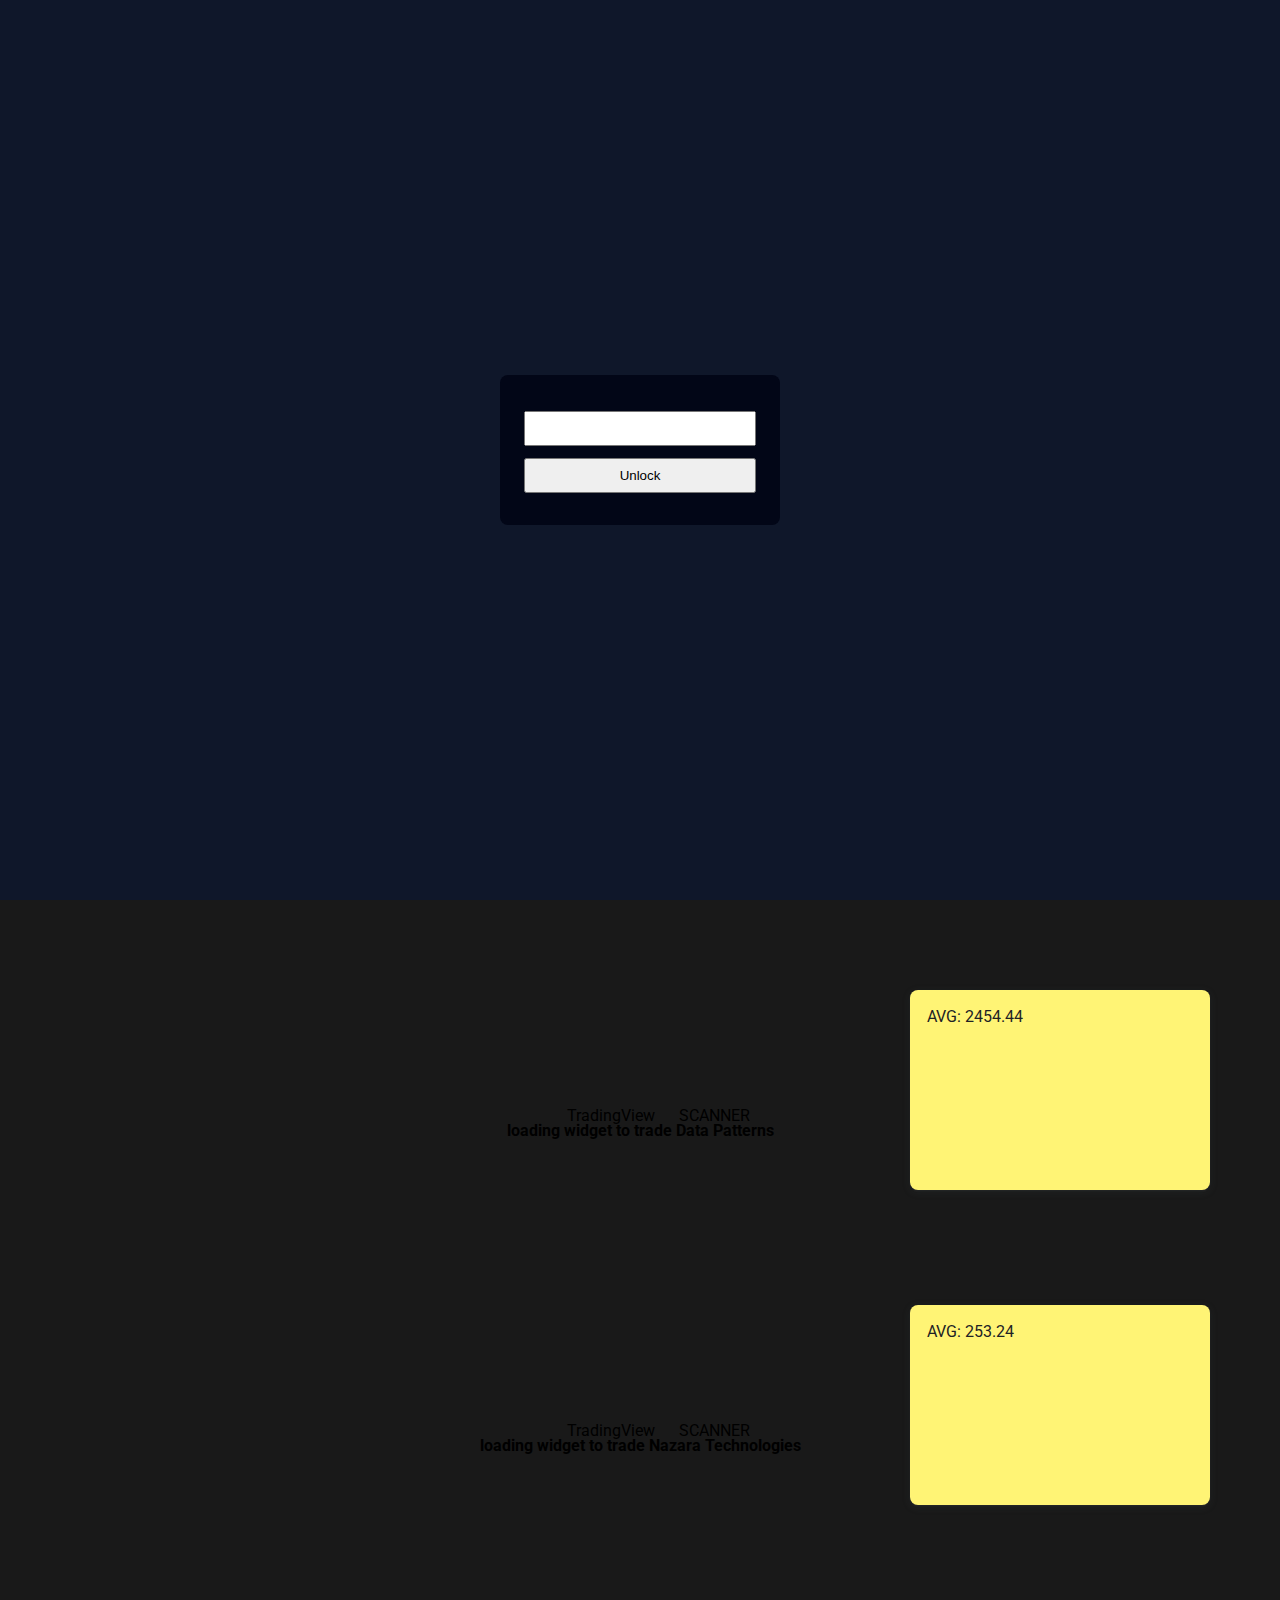
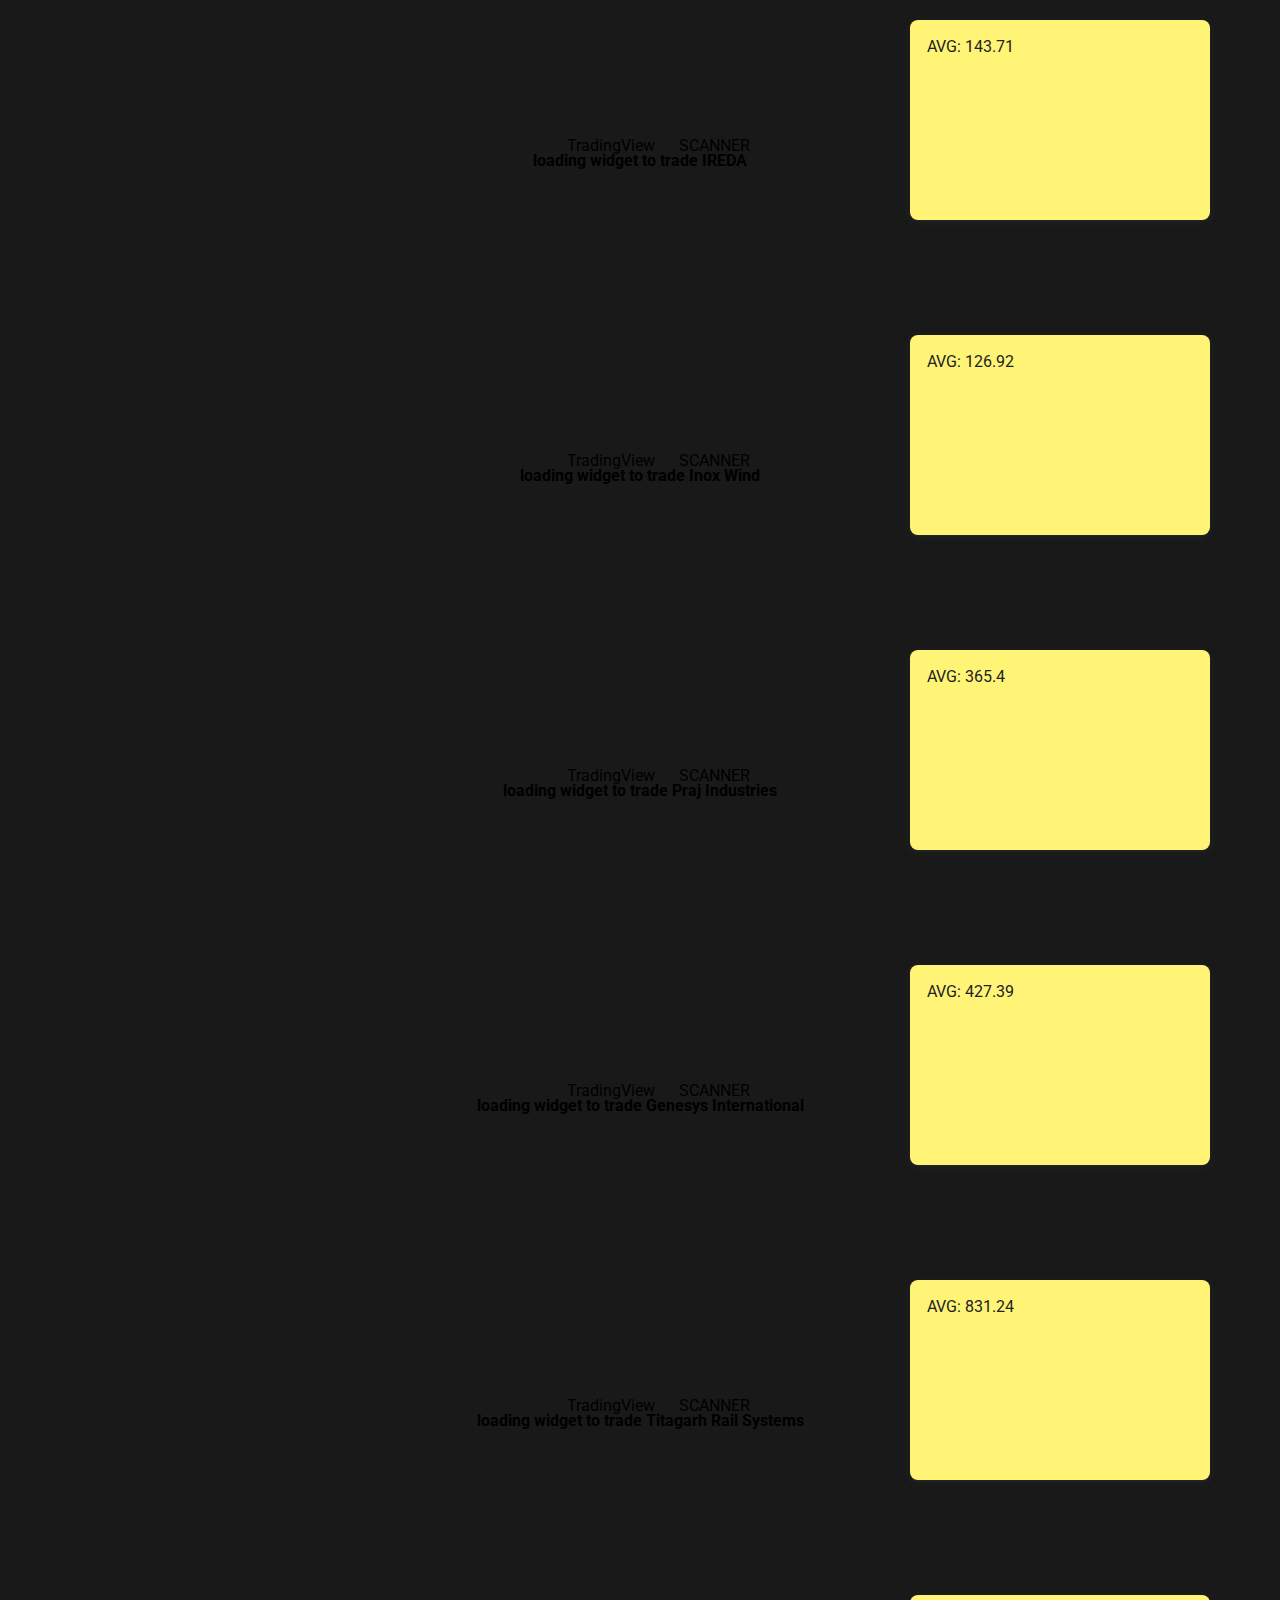
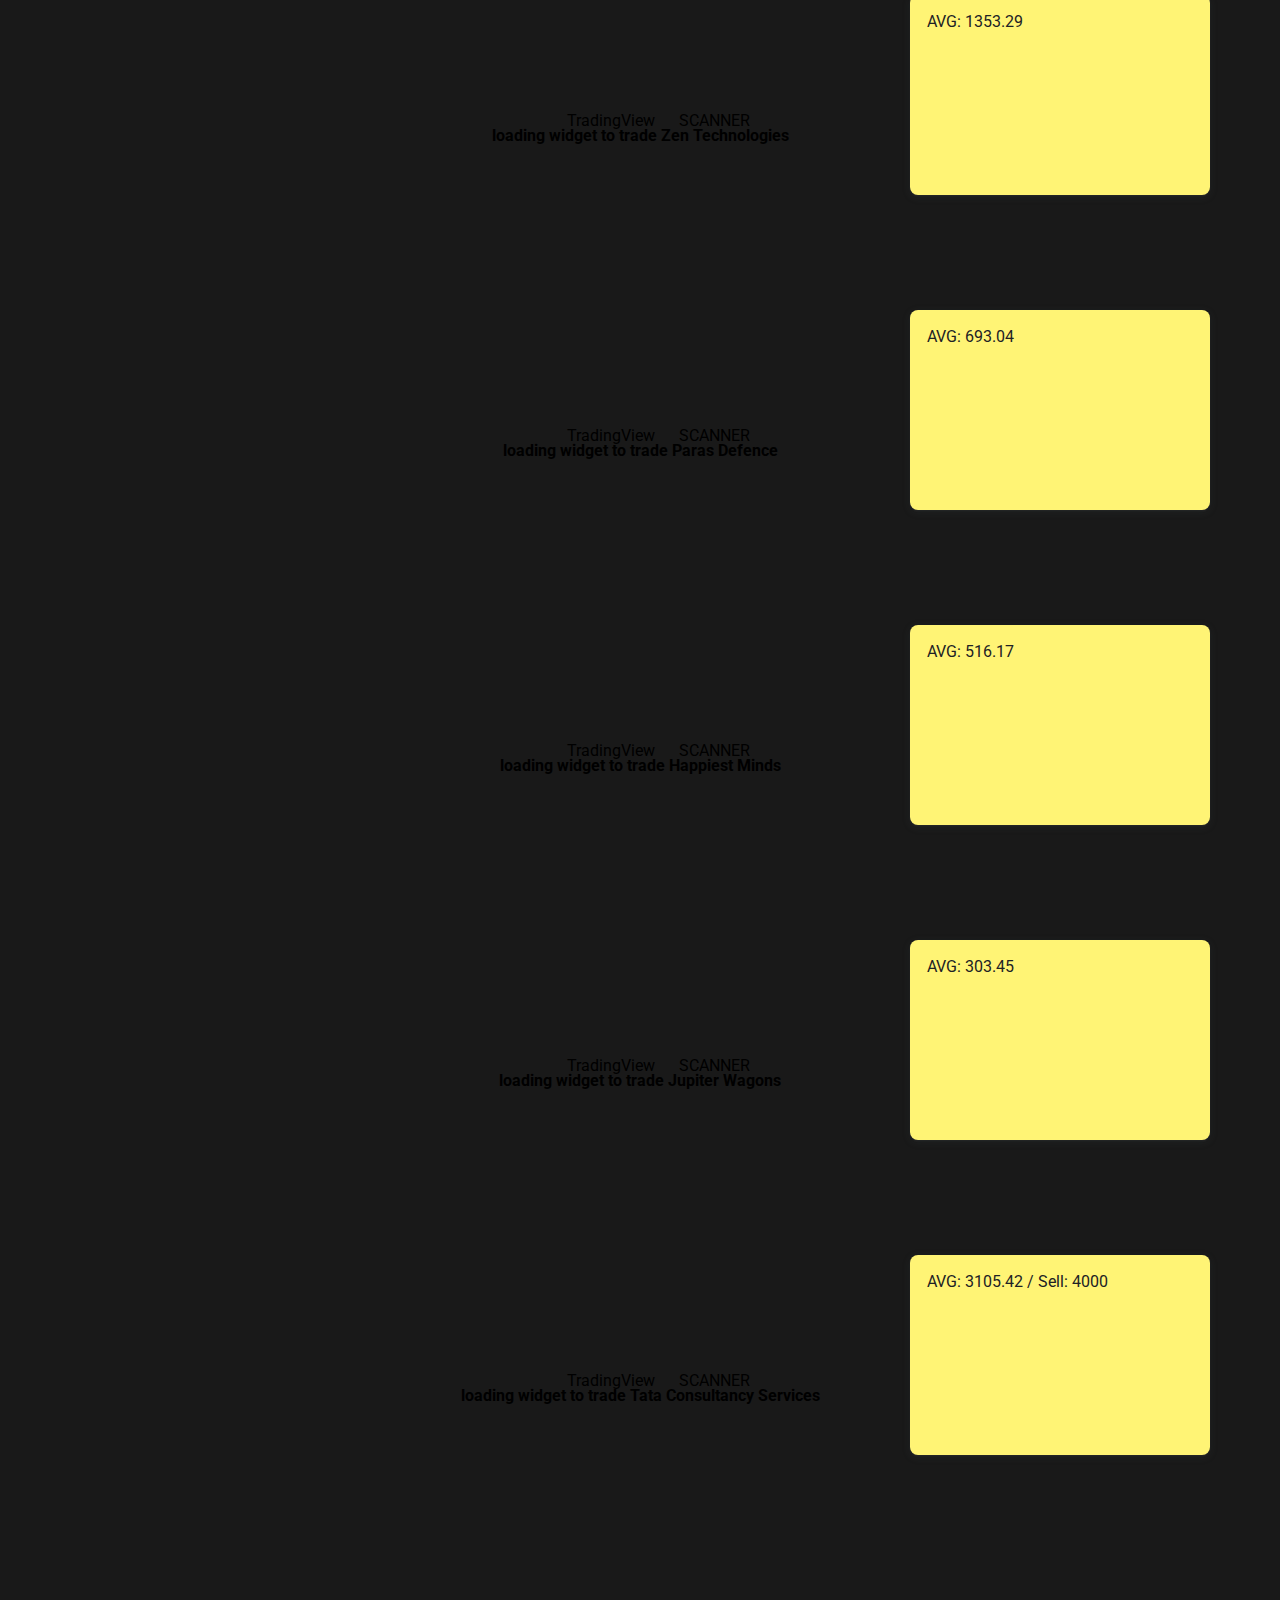
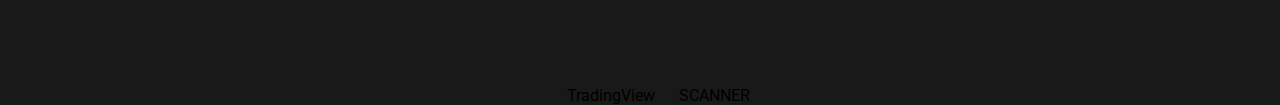
<file: index.html>
<!-- Without responsiveness  -->

<!doctype html>
<html lang="en">
  <head>
    <meta charset="UTF-8" />
    <meta name="viewport" content="width=device-width, initial-scale=1.0" />
    <link rel="preconnect" href="https://fonts.googleapis.com" />
    <link rel="preconnect" href="https://fonts.gstatic.com" crossorigin />
    <link
      href="https://fonts.googleapis.com/css2?family=Roboto:ital,wght@0,100..900;1,100..900&display=swap"
      rel="stylesheet"
    />
    <title>Stock Check</title>
    <style>
      * {
        padding: 0;
        margin: 0;
        box-sizing: border-box;
      }

      body {
        font-family: "Roboto", sans-serif;
        margin: 20px auto;
        display: flex;
        justify-content: center;
        align-items: center;
        background-color: rgba(0, 0, 0, 0.9);
      }

      .nav-sidebar {
        position: fixed;
        top: 100px;
        left: 25px;
        border-left: 3px solid gray;
      }

      .nav-sidebar ul {
        list-style-type: none;
      }

      .card {
        margin-top: 15px;
        position: relative;
      }

      .link {
        position: absolute;
        bottom: 10px;
        right: 40px;
      }

      .link-initial {
        position: absolute;
        bottom: 10px;
        right: 40px;
      }

      .l2 {
        bottom: -160px;
        right: 235px;
      }

      .l1 {
        bottom: -160px;
        right: 140px;
      }

      .link a {
        color: #000;
        text-decoration: none;
      }

      .link a:hover {
        text-decoration: underline;
      }

      .zoom {
        position: fixed;
        top: 155px;
        left: 540px;
        transform: scale(2);
      }

      .card-flex {
        margin: 10px 10px;
        display: flex;
        gap: 20px;

        position: fixed;
        bottom: 0;
        left: 0;

        width: 100vw;
        overflow-x: auto;
        overflow-y: hidden;

        /* Hide scrollbar */
        scrollbar-width: none; /* Firefox */
        -ms-overflow-style: none; /* IE & Edge */
      }

      .card-flex::-webkit-scrollbar {
        display: none; /* Chrome, Safari */
      }

      .note-not-active {
        width: 300px;
        background-color: #fff475;
        border: 1px solid transparent;
        border-radius: 8px;
        box-shadow:
          0 1px 2px 0 rgba(60, 64, 67, 0.3),
          0 2px 6px 2px rgba(60, 64, 67, 0.15);
        font-family: "Roboto", Arial, sans-serif;
        color: #202124;
        padding: 16px;
        position: absolute;

        z-index: 111;
        position: absolute;
        top: 5px;
        left: 100px;
        opacity: 0.7;
        height: 70px;
        cursor: pointer;
      }

      .card-flex .note:hover {
        opacity: 1;
      }

      .note {
        width: 300px;
        height: 200px;
        background-color: #fff475;
        border: 1px solid transparent;
        border-radius: 8px;
        box-shadow:
          0 1px 2px 0 rgba(60, 64, 67, 0.3),
          0 2px 6px 2px rgba(60, 64, 67, 0.15);
        font-family: "Roboto", Arial, sans-serif;
        color: #202124;
        padding: 16px;
        position: absolute;
        top: 10px;
        right: -320px;
      }

      .nav-sidebar a {
        color: #fff;
        display: block;
        padding: 8px 16px;
        text-decoration: none;
        font-size: 1rem;
        transition: 0.2s;
        border-left: 3px solid transparent;
        margin-left: -3px;
      }

      .nav-sidebar a:hover,
      .nav-sidebar a.active {
        color: #d946ef;
        border-left-color: #d946ef;
        font-weight: 600;
        background: #f7f7f7;
      }

      .hidden {
        display: none;
      }

      #password-gate {
        position: fixed;
        inset: 0;
        background: #0f172a;
        display: flex;
        align-items: center;
        justify-content: center;
        z-index: 9999;
      }

      .gate-box {
        background: #020617;
        padding: 24px;
        border-radius: 8px;
        width: 280px;
        text-align: center;
      }

      .gate-box input {
        width: 100%;
        padding: 8px;
        margin-top: 12px;
      }

      .gate-box button {
        width: 100%;
        margin-top: 12px;
        padding: 8px;
      }

      #error-msg {
        color: red;
        margin-top: 8px;
        font-size: 14px;
      }
    </style>
  </head>
  <body>
    <div id="password-gate">
      <div class="gate-box">
        <input type="password" id="password-input" />
        <button id="submit-password">Unlock</button>
        <p id="error-msg"></p>
      </div>
    </div>

    <main>
      <div class="nav-sidebar">
        <ul>
          <!-- <li><a href="#angle-one">AngleOne </a></li> -->
        </ul>
      </div>
      <div class="main-container"></div>
    </main>

    <!-- Data -->
    <script>
      const mainContainer = document.querySelector(".main-container");
      const sideBar = document.querySelector(".nav-sidebar ul");

      const data = [
        {
          tickerName: "Angel One Ltd",
          link: "%5B%7B%22type%22%3A%22buy%22%2C%22quantity%22%3A10%2C%22ticker%22%3A%22ANGELONE%22%7D%5D",
          Notes: "AVG: 2522.68",
          id: "angelone",
          linkName: "ANGELONE",
        },
        {
          tickerName: "KPIT Technologies Ltd",
          link: "%5B%7B%22type%22%3A%22buy%22%2C%22quantity%22%3A10%2C%22ticker%22%3A%22KPITTECH%22%7D%5D",
          Notes: "AVG: 1195.95",
          id: "kpittech",
          linkName: "KPITTECH",
        },
        {
          tickerName: "MapmyIndia",
          link: "%5B%7B%22type%22%3A%22buy%22%2C%22quantity%22%3A10%2C%22ticker%22%3A%22MAPMYINDIA%22%7D%5D",
          Notes: "AVG: 1611.79",
          id: "mapmyindia",
          linkName: "MapmyIndia",
        },
        {
          tickerName: "Data Patterns",
          link: "%5B%7B%22type%22%3A%22buy%22%2C%22quantity%22%3A10%2C%22ticker%22%3A%22DATAPATTNS%22%7D%5D",
          Notes: "AVG: 2454.44",
          id: "datapattns",
          linkName: "DATAPATTNS",
        },
        {
          tickerName: "Nazara Technologies",
          link: "%5B%7B%22type%22%3A%22buy%22%2C%22quantity%22%3A10%2C%22ticker%22%3A%22NAZARA%22%7D%5D",
          Notes: "AVG: 253.24",
          id: "nazara",
          linkName: "Nazara",
        },
        {
          tickerName: "IREDA",
          link: "%5B%7B%22type%22%3A%22buy%22%2C%22quantity%22%3A10%2C%22ticker%22%3A%22IREDA%22%7D%5D",
          Notes: "AVG: 143.71",
          id: "ireda",
          linkName: "IREDA",
        },
        {
          tickerName: "Inox Wind",
          link: "%5B%7B%22type%22%3A%22buy%22%2C%22quantity%22%3A10%2C%22ticker%22%3A%22INOXWIND%22%7D%5D",
          Notes: "AVG: 126.92",
          id: "inoxwind",
          linkName: "InoxWind",
        },
        {
          tickerName: "Praj Industries",
          link: "%5B%7B%22type%22%3A%22buy%22%2C%22quantity%22%3A10%2C%22ticker%22%3A%22PRAJIND%22%7D%5D",
          Notes: "AVG: 365.4",
          id: "prajind",
          linkName: "PrajInd",
        },
        {
          tickerName: "Genesys International",
          link: "%5B%7B%22type%22%3A%22buy%22%2C%22quantity%22%3A10%2C%22ticker%22%3A%22GENESYS%22%7D%5D",
          Notes: "AVG: 427.39",
          id: "genesys",
          linkName: "genesys",
        },
        {
          tickerName: "Titagarh Rail Systems",
          link: "%5B%7B%22type%22%3A%22buy%22%2C%22quantity%22%3A10%2C%22ticker%22%3A%22TITAGARH%22%7D%5D",
          Notes: "AVG: 831.24",
          id: "titagarh",
          linkName: "titagarh",
        },
        {
          tickerName: "Zen Technologies",
          link: "%5B%7B%22type%22%3A%22buy%22%2C%22quantity%22%3A10%2C%22ticker%22%3A%22ZENTEC%22%7D%5D",
          Notes: "AVG: 1353.29",
          id: "zentec",
          linkName: "ZenTec",
        },
        {
          tickerName: "Paras Defence",
          link: "%5B%7B%22type%22%3A%22buy%22%2C%22quantity%22%3A10%2C%22ticker%22%3A%22PARAS%22%7D%5D",
          Notes: "AVG: 693.04",
          id: "paras",
        },
        {
          tickerName: "Happiest Minds",
          link: "%5B%7B%22type%22%3A%22buy%22%2C%22quantity%22%3A10%2C%22ticker%22%3A%22HAPPSTMNDS%22%7D%5D",
          Notes: "AVG: 516.17",
          id: "happstmnds",
        },
        {
          tickerName: "Jupiter Wagons",
          link: "%5B%7B%22type%22%3A%22buy%22%2C%22quantity%22%3A10%2C%22ticker%22%3A%22JWL%22%7D%5D",
          Notes: "AVG: 303.45",
          id: "jwl",
        },
        {
          tickerName: "Tata Consultancy Services",
          link: "%5B%7B%22type%22%3A%22buy%22%2C%22quantity%22%3A10%2C%22ticker%22%3A%22TCS%22%7D%5D",
          Notes: "AVG: 3105.42 / Sell: 4000",
          id: "tcs",
        },
      ];

      const width = window.innerWidth;

      data.forEach((ticker) => {
        const html = `
        <div class="card" id=${ticker.id}>
          <p
            class="sc-embed"
            data-width="500px"
            data-orders="${ticker.link}"
            data-cardsize="${width < 400 ? "small" : "big"}"
            data-withtt="true"
            data-withsearch="true"
            style="
              width: 500px;
              min-height: 300px;
              display: flex;
              align-items: center;
              justify-content: center;
            "
          >
            <strong>loading widget to trade ${ticker.tickerName}</strong>
          </p>
          <p class="link l1" style="${width < 400 ? "z-index: 10; top: 10px;" : ""}"><a href="https://www.screener.in/company/${ticker.linkName}/consolidated/" target="_blank">SCANNER</a></p>
          <p class="link l2" style="${width < 400 ? "z-index: 10; top: 10px;" : ""}"><a href="https://in.tradingview.com/symbols/NSE-${ticker.linkName}" target="_blank">TradingView</a></p>
          <div class="note" style="${width < 400 ? "width: 115px; right: 0; height: 350px;" : ""}">${ticker.Notes}</div>
        </div>
        `;

        const navHtml = `<li><a class="nav-child" href="#${ticker.id}">${ticker.tickerName.split("-").at(0)}</a></li>`;

        mainContainer.insertAdjacentHTML("beforeend", html);
        if (width < 400) {
          sideBar.style.display = "none";
        }

        sideBar.insertAdjacentHTML("beforeend", navHtml);
      });

      document
        .querySelector(".nav-sidebar")
        .addEventListener("click", function (e) {
          if (e.target.className !== "nav-child") return;

          document
            .querySelectorAll(".nav-sidebar li a")
            .forEach((ele) => ele.classList.remove("active"));

          const focusClass = e.target.attributes.href.value.slice(1);
          e.target.classList.add("active");

          const allCards = document.querySelectorAll(".card");
          [...allCards].forEach((card) => {
            if (focusClass === card.id) card.classList.add("zoom");
            else card.classList.remove("zoom");

            const cardsArray = [...card.children];
            cardsArray.forEach((child) => {
              child.classList.remove("note-not-active");
              child.style.height = "200px";

              if (child.className === "note" && focusClass !== card.id) {
                child.classList.add("note-not-active");
                child.style.height = "65px";
              }
            });

            mainContainer.classList.add("card-flex");
          });
        });
    </script>

    <script>
      const CORRECT_PASSWORD = "91829";

      const gate = document.getElementById("password-gate");
      const input = document.getElementById("password-input");
      const btn = document.getElementById("submit-password");
      const error = document.getElementById("error-msg");

      btn.addEventListener("click", () => {
        if (input.value === CORRECT_PASSWORD) {
          gate.style.display = "none";
        } else {
          error.textContent = "Wrong password";
          input.value = "";
        }
      });
    </script>
    <script async src="https://www.gateway-tt.in/assets/embed.js"></script>
  </body>
</html>
</file>
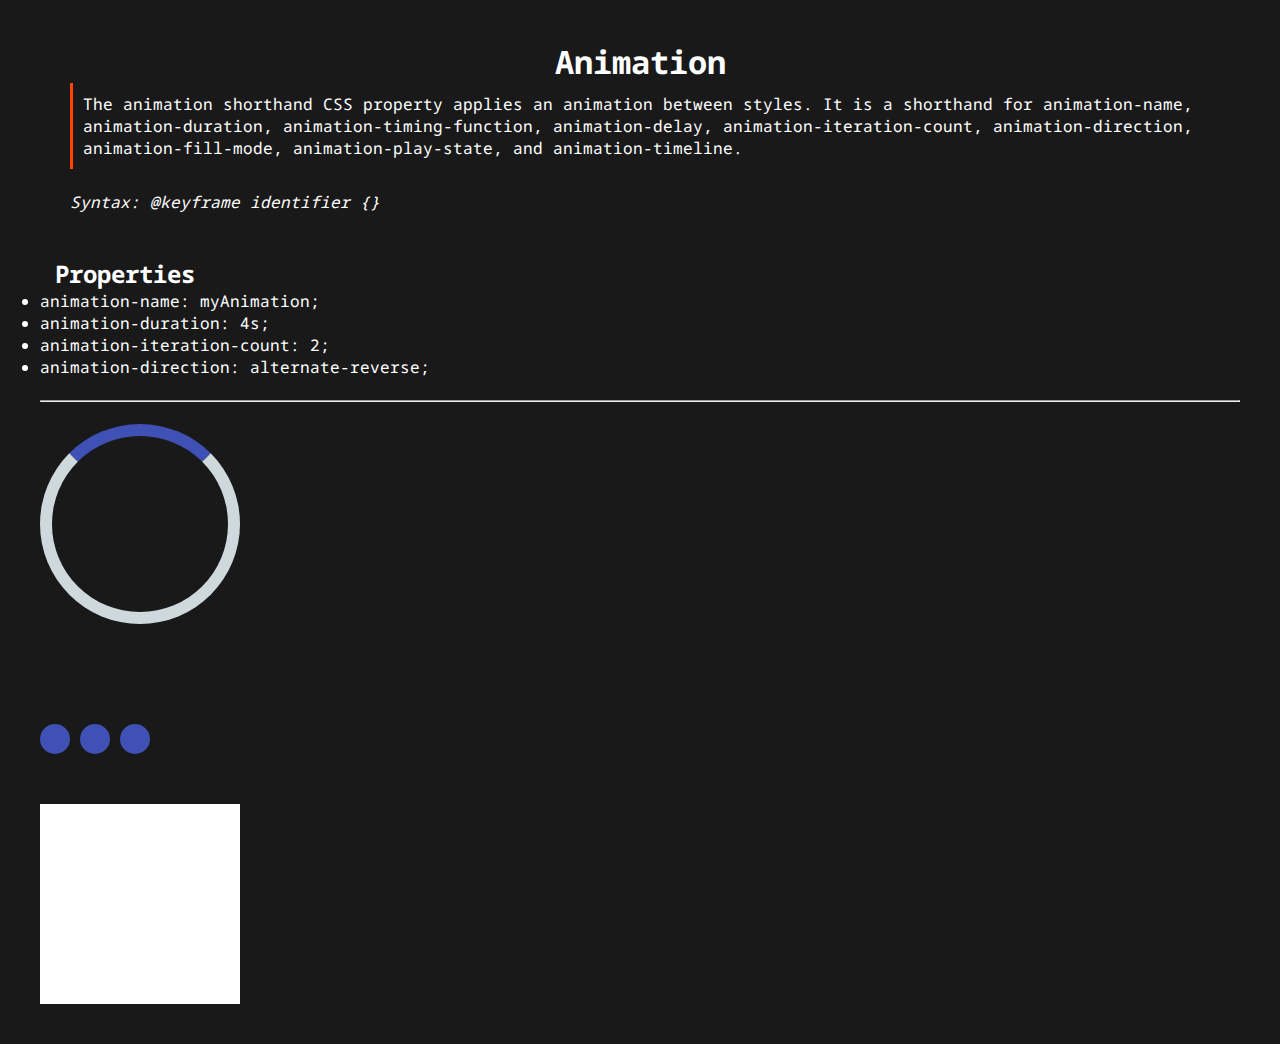
<file: Annimations/index.html>
<!doctype html>
<html lang="en">
  <head>
    <meta charset="UTF-8" />
    <meta name="viewport" content="width=device-width, initial-scale=1.0" />
    <link rel="stylesheet" href="style.css" />
    <title>Animation</title>
  </head>
  <style>
    body {
      background-color: rgba(0, 0, 0, 0.9);
      color: #fff;
    }

    .spinner {
      height: 200px;
      width: 200px;
      border-radius: 50%;
      border: 12px solid #cfd8dc;
      border-top-color: #3f51b5;

      animation: spin 2s ease-in-out infinite;
    }

    .loader {
      margin-top: 100px;
      display: flex;
      gap: 10px;
    }

    .loader span {
      display: inline-block;
      width: 30px;
      height: 30px;
      background-color: #3f51b5;
      border-radius: 50%;
    }

    .b1 {
      animation: bounce 0.5s ease-in-out alternate infinite;
    }

    .b2 {
      animation: bounce 0.5s ease-in-out 0.25s alternate infinite;
    }

    .b3 {
      animation: bounce 0.5s ease-in-out 0.5s alternate infinite;
    }

    .box {
      margin-top: 50px;
      background-color: #fff;
      color: #000;
      display: flex;
      justify-content: center;
      align-items: center;
      width: 200px;
      height: 200px;

      animation: move 1s ease;
    }

    @keyframes move {
      0% {
        transform: translateX(0);
      }
      100% {
        transform: translateX(300px);
        background-color: olive;
      }
    }

    @keyframes spin {
      0% {
        transform: rotate(0deg);
      }
      100% {
        transform: rotate(360deg);
      }
    }

    @keyframes bounce {
      0% {
        transform: translateY(0px);
      }
      100% {
        transform: translateY(-10px);
      }
    }
  </style>
  <body>
    <h1>Animation</h1>
    <p class="quote">
      The animation shorthand CSS property applies an animation between styles.
      It is a shorthand for animation-name, animation-duration,
      animation-timing-function, animation-delay, animation-iteration-count,
      animation-direction, animation-fill-mode, animation-play-state, and
      animation-timeline.
    </p>
    <br />
    <p><em>Syntax: @keyframe identifier {}</em></p>

    <br />
    <br />
    <h2>Properties</h2>
    <ul>
      <li>animation-name: myAnimation;</li>
      <li>animation-duration: 4s;</li>
      <li>animation-iteration-count: 2;</li>
      <li>animation-direction: alternate-reverse;</li>
    </ul>
    <br />
    <hr />
    <br />

    <div class="spinner"></div>

    <div class="loader">
      <span class="b1"></span><span class="b2"></span><span class="b3"></span>
    </div>

    <div class="box"></div>
  </body>
</html>
</file>
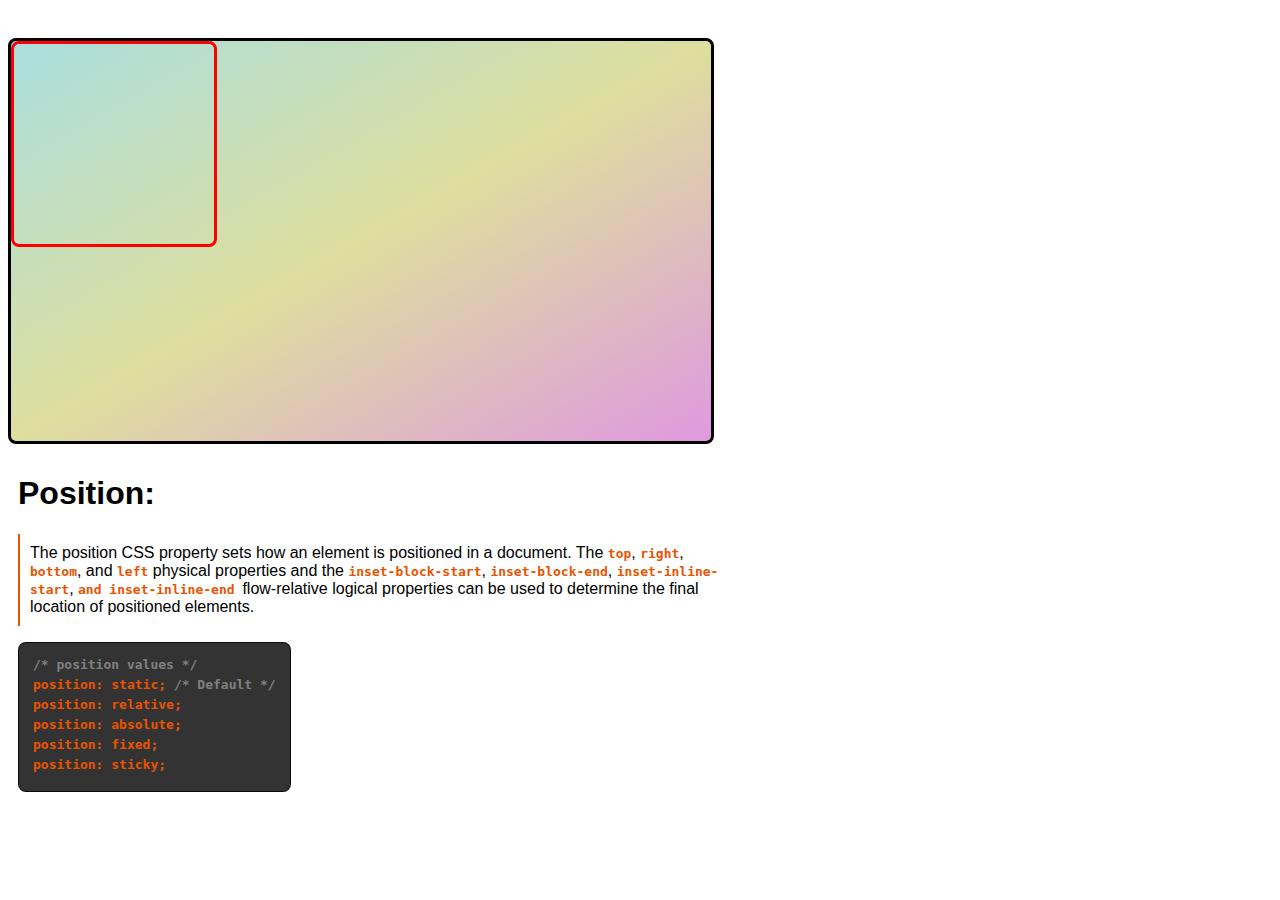
<file: background section/index.html>
<!DOCTYPE html>
<html lang="en">
  <head>
    <meta charset="UTF-8" />
    <meta name="viewport" content="width=device-width, initial-scale=1.0" />
    <title>Position</title>
    <link rel="stylesheet" href="app.css" />
  </head>
  <body>
    <div class="box">
      <div class="another-box"></div>
    </div>

    <div class="content">
      <h1>Position:</h1>
      <p>
        The position CSS property sets how an element is positioned in a
        document. The <code>top</code>, <code>right</code>, <code>bottom</code>,
        and <code>left</code> physical properties and the
        <code>inset-block-start</code>, <code> inset-block-end</code>,
        <code>inset-inline-start</code>, <code>and inset-inline-end </code>
        flow-relative logical properties can be used to determine the final
        location of positioned elements.
      </p>
      <div class="codebox">
        <code class="cmt">/* position values */</code>
        <code>position: static; <code class="cmt">/* Default */</code></code>
        <code>position: relative;</code>
        <code>position: absolute;</code>
        <code>position: fixed;</code>
        <code>position: sticky;</code>
      </div>
    </div>
  </body>
</html>
</file>
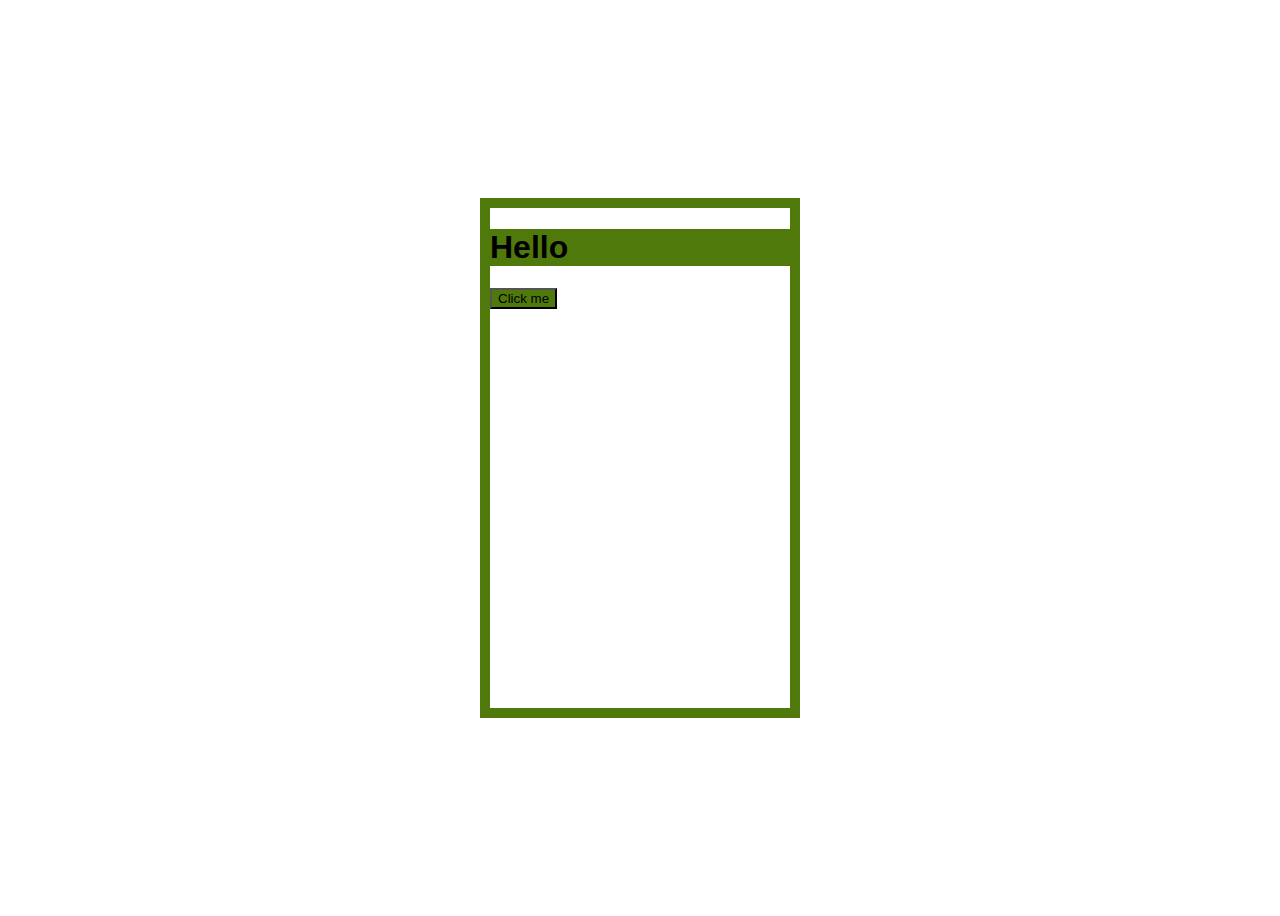
<file: before and after/index.html>
<!doctype html>
<html lang="en">
  <head>
    <meta charset="UTF-8" />
    <meta name="viewport" content="width=device-width, initial-scale=1.0" />
    <title>Before and After</title>
    <style>
      :root {
        --brand-color: rgb(80, 121, 12);
      }

      body {
        display: flex;
        align-items: center;
        justify-content: center;
        height: 100vh;
        font-family: sans-serif;
      }

      h1 {
        background-color: var(--brand-color);
      }

      div {
        height: 500px;
        width: 300px;
        border: calc(20px - 10px) solid var(--brand-color);
      }

      button {
        background-color: var(--brand-color);
      }

      @media screen and (max-width: 800px) {
        :root {
          --brand-color: red;
        }

        /* button {
          background-color: red;
        } */
      }
    </style>
  </head>
  <body>
    <div>
      <h1>Hello</h1>
      <button>Click me</button>
    </div>
  </body>
</html>
</file>
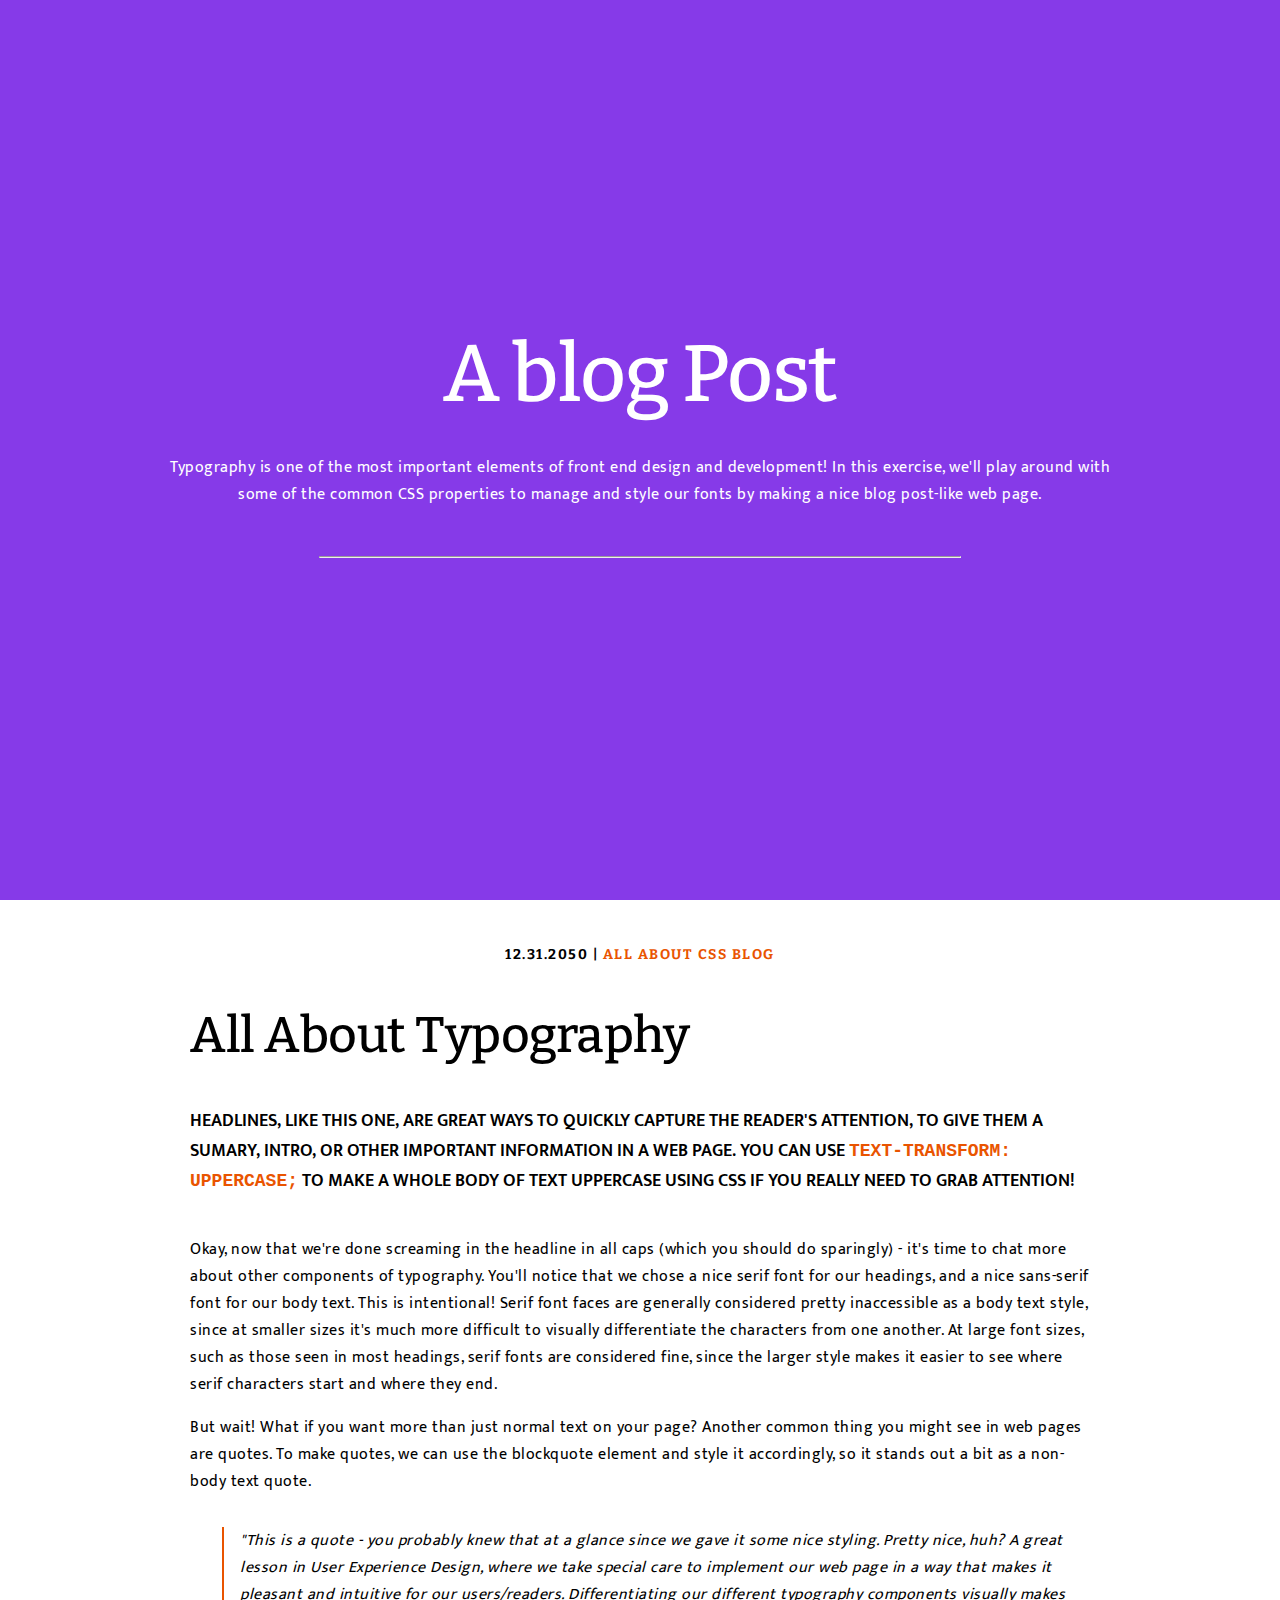
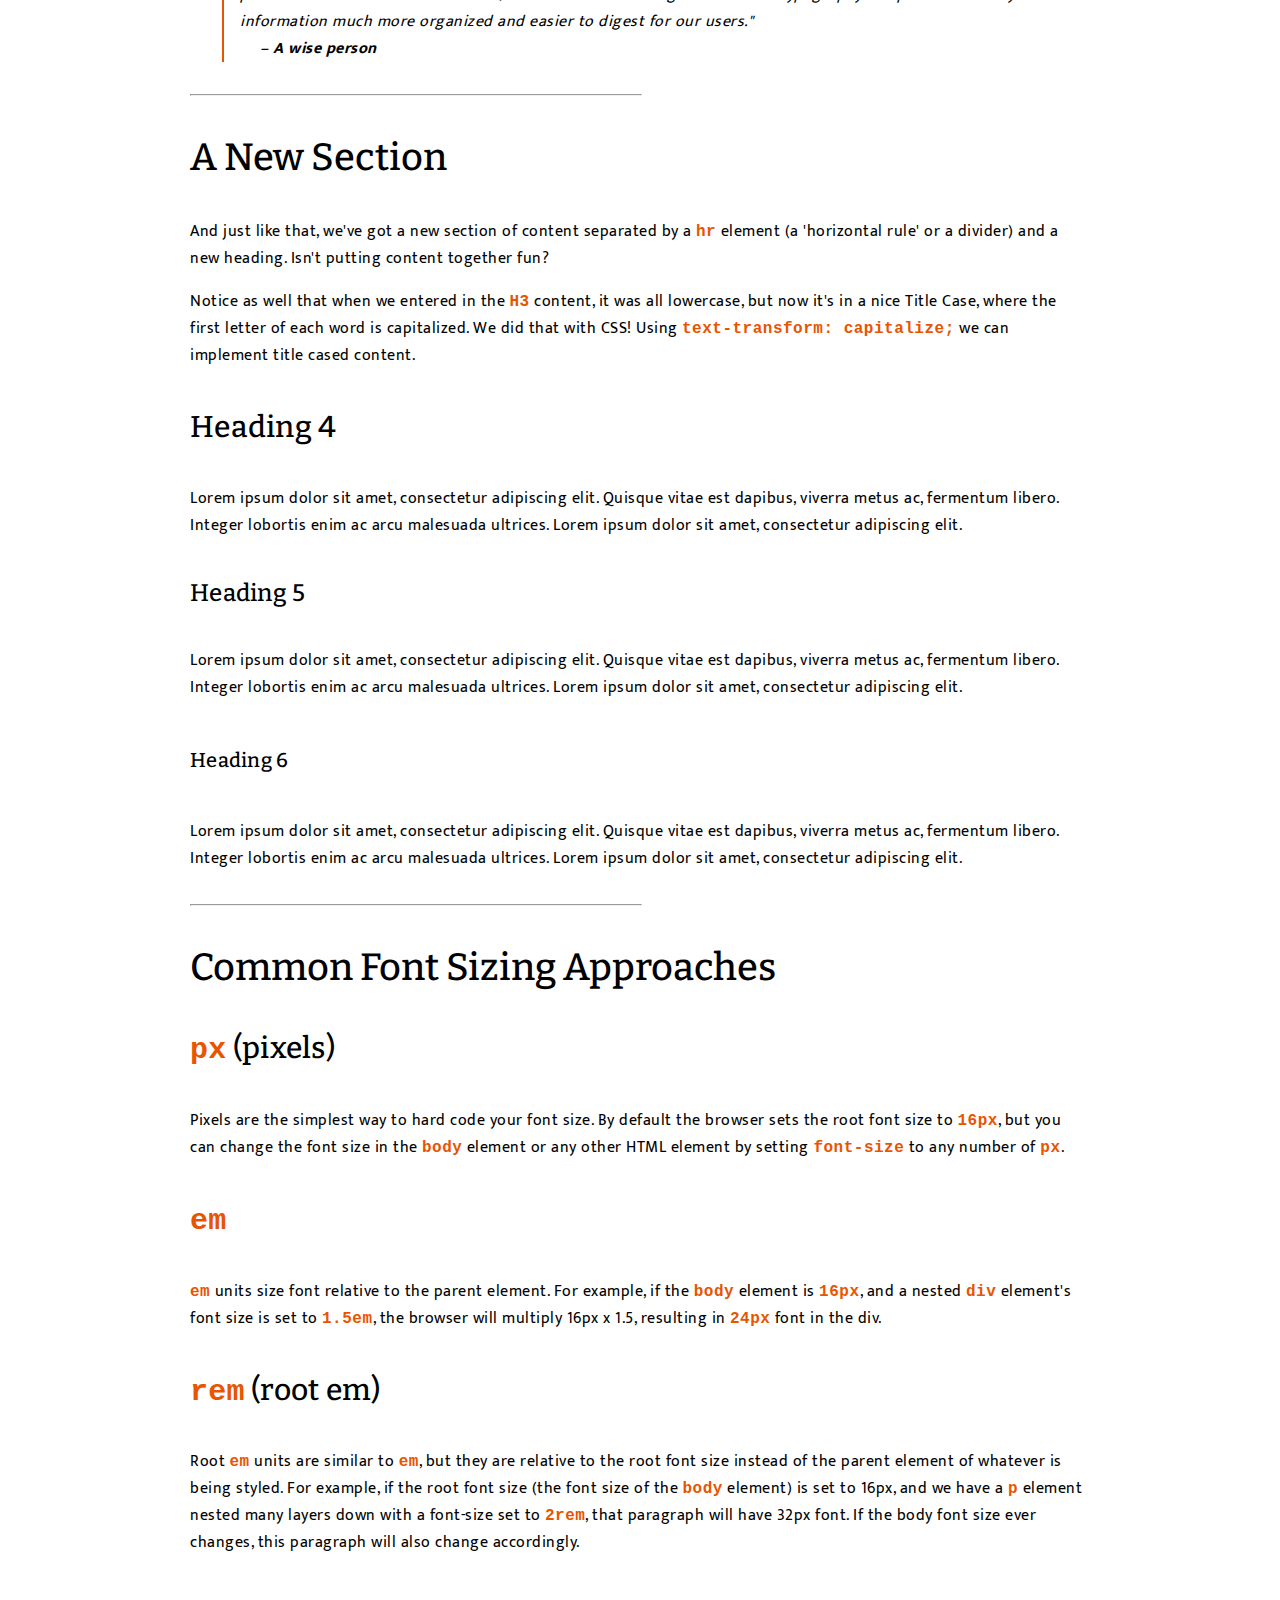
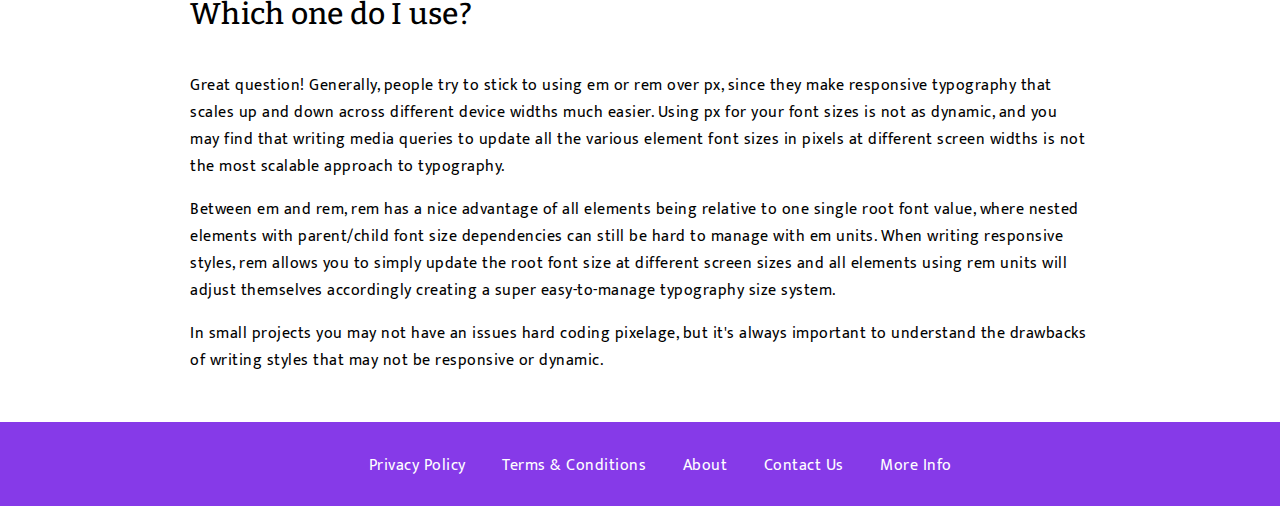
<file: Blog post/index.html>
<!DOCTYPE html>
<html lang="en">
  <head>
    <meta charset="UTF-8" />
    <meta name="viewport" content="width=device-width, initial-scale=1.0" />
    <title>Blog Post</title>
    <link rel="stylesheet" href="styles.css" />
    <link rel="preconnect" href="https://fonts.googleapis.com" />
    <link rel="preconnect" href="https://fonts.gstatic.com" crossorigin />
    <link
      href="https://fonts.googleapis.com/css2?family=Bitter:ital,wght@0,100..900;1,100..900&family=Mukta:wght@200;300;400;500;600;700;800&display=swap"
      rel="stylesheet"
    />
  </head>
  <body>
    <div class="hero">
      <h1>A blog Post</h1>
      <p>
        Typography is one of the most important elements of front end design and
        development! In this exercise, we'll play around with some of the common
        CSS properties to manage and style our fonts by making a nice blog
        post-like web page.
      </p>
      <hr />
    </div>

    <div class="content">
      <p class="info">12.31.2050 | <span>ALL ABOUT CSS BLOG</span></p>
      <h2>All About Typography</h2>
      <p class="headline">
        Headlines, like this one, are great ways to quickly capture the reader's
        attention, to give them a sumary, intro, or other important information
        in a web page. You can use <code>text-transform: uppercase;</code> to
        make a whole body of text uppercase using CSS if you really need to grab
        attention!
      </p>

      <p>
        Okay, now that we're done screaming in the headline in all caps (which
        you should do sparingly) - it's time to chat more about other components
        of typography. You'll notice that we chose a nice serif font for our
        headings, and a nice sans-serif font for our body text. This is
        intentional! Serif font faces are generally considered pretty
        inaccessible as a body text style, since at smaller sizes it's much more
        difficult to visually differentiate the characters from one another. At
        large font sizes, such as those seen in most headings, serif fonts are
        considered fine, since the larger style makes it easier to see where
        serif characters start and where they end.
      </p>

      <p>
        But wait! What if you want more than just normal text on your page?
        Another common thing you might see in web pages are quotes. To make
        quotes, we can use the blockquote element and style it accordingly, so
        it stands out a bit as a non-body text quote.
      </p>

      <blockquote class="quote">
        "This is a quote - you probably knew that at a glance since we gave it
        some nice styling. Pretty nice, huh? A great lesson in User Experience
        Design, where we take special care to implement our web page in a way
        that makes it pleasant and intuitive for our users/readers.
        Differentiating our different typography components visually makes
        information much more organized and easier to digest for our users."
        <cite>– A wise person</cite>
      </blockquote>

      <hr />

      <h3>a new section</h3>

      <p>
        And just like that, we've got a new section of content separated by a
        <code>hr</code>
        element (a 'horizontal rule' or a divider) and a new heading. Isn't
        putting content together fun?
      </p>

      <p>
        Notice as well that when we entered in the <code>H3</code> content, it
        was all lowercase, but now it's in a nice Title Case, where the first
        letter of each word is capitalized. We did that with CSS! Using
        <code>text-transform: capitalize;</code> we can implement title cased
        content.
      </p>

      <h4>Heading 4</h4>

      <p>
        Lorem ipsum dolor sit amet, consectetur adipiscing elit. Quisque vitae
        est dapibus, viverra metus ac, fermentum libero. Integer lobortis enim
        ac arcu malesuada ultrices. Lorem ipsum dolor sit amet, consectetur
        adipiscing elit.
      </p>

      <h5>Heading 5</h5>
      <p>
        Lorem ipsum dolor sit amet, consectetur adipiscing elit. Quisque vitae
        est dapibus, viverra metus ac, fermentum libero. Integer lobortis enim
        ac arcu malesuada ultrices. Lorem ipsum dolor sit amet, consectetur
        adipiscing elit.
      </p>

      <h6>Heading 6</h6>
      <p>
        Lorem ipsum dolor sit amet, consectetur adipiscing elit. Quisque vitae
        est dapibus, viverra metus ac, fermentum libero. Integer lobortis enim
        ac arcu malesuada ultrices. Lorem ipsum dolor sit amet, consectetur
        adipiscing elit.
      </p>

      <hr />

      <h3>Common Font Sizing Approaches</h3>

      <h4><code>px</code> (pixels)</h4>
      <p>
        Pixels are the simplest way to hard code your font size. By default the
        browser sets the root font size to <code>16px</code>, but you can change
        the font size in the <code>body</code> element or any other HTML element
        by setting <code>font-size</code> to any number of <code>px</code>.
      </p>

      <h4><code>em</code></h4>
      <p>
        <code>em</code> units size font relative to the parent element. For
        example, if the <code>body</code> element is <code>16px</code>, and a
        nested <code>div</code> element's font size is set to
        <code>1.5em</code>, the browser will multiply 16px x 1.5, resulting in
        <code>24px</code> font in the div.
      </p>

      <h4><code>rem</code> (root em)</h4>
      <p>
        Root <code>em</code> units are similar to <code>em</code>, but they are
        relative to the root font size instead of the parent element of whatever
        is being styled. For example, if the root font size (the font size of
        the <code>body</code> element) is set to 16px, and we have a
        <code>p</code> element nested many layers down with a font-size set to
        <code>2rem</code>, that paragraph will have 32px font. If the body font
        size ever changes, this paragraph will also change accordingly.
      </p>

      <h4>Which one do I use?</h4>
      <p>
        Great question! Generally, people try to stick to using em or rem over
        px, since they make responsive typography that scales up and down across
        different device widths much easier. Using px for your font sizes is not
        as dynamic, and you may find that writing media queries to update all
        the various element font sizes in pixels at different screen widths is
        not the most scalable approach to typography.
      </p>

      <p>
        Between em and rem, rem has a nice advantage of all elements being
        relative to one single root font value, where nested elements with
        parent/child font size dependencies can still be hard to manage with em
        units. When writing responsive styles, rem allows you to simply update
        the root font size at different screen sizes and all elements using rem
        units will adjust themselves accordingly creating a super easy-to-manage
        typography size system.
      </p>

      <p>
        In small projects you may not have an issues hard coding pixelage, but
        it's always important to understand the drawbacks of writing styles that
        may not be responsive or dynamic.
      </p>
      <!-- <header>
        <h1>A Blog Post</h1>
        <p>
          Typography is one of the most important elements of front end design
          and development! In this exercise, we'll play around with some of the
          common CSS properties to manage and style our fonts by making a nice
          blog post-like web page.
        </p>
        <hr />
      </header> -->
    </div>

    <!-- Footer -->
    <footer>
      <ul>
        <li><a href="/privacy-policy">Privacy Policy</a></li>
        <li><a href="/terms-and-conditions">Terms & Conditions</a></li>
        <li><a href="/about">About</a></li>
        <li><a href="/contact">Contact Us</a></li>
        <li><a href="/more-info">More Info</a></li>
      </ul>
    </footer>
  </body>
</html>
</file>
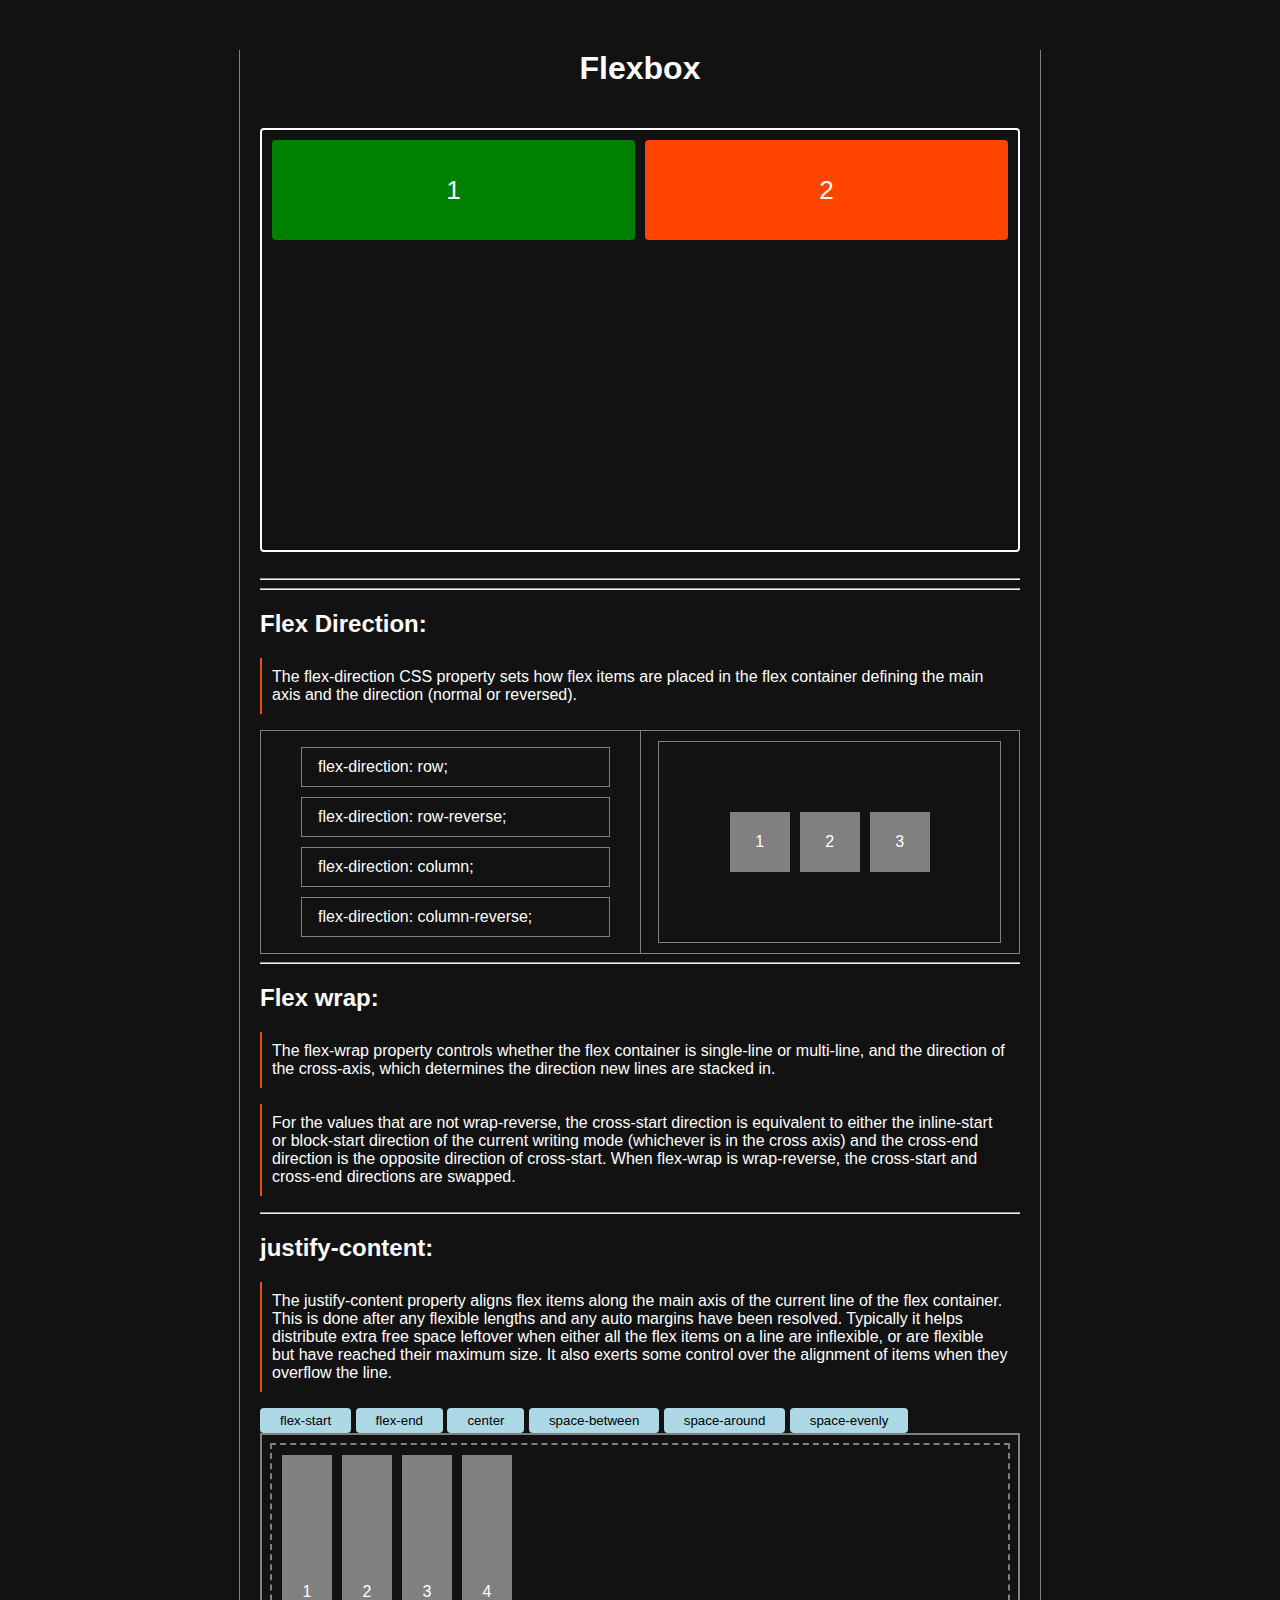
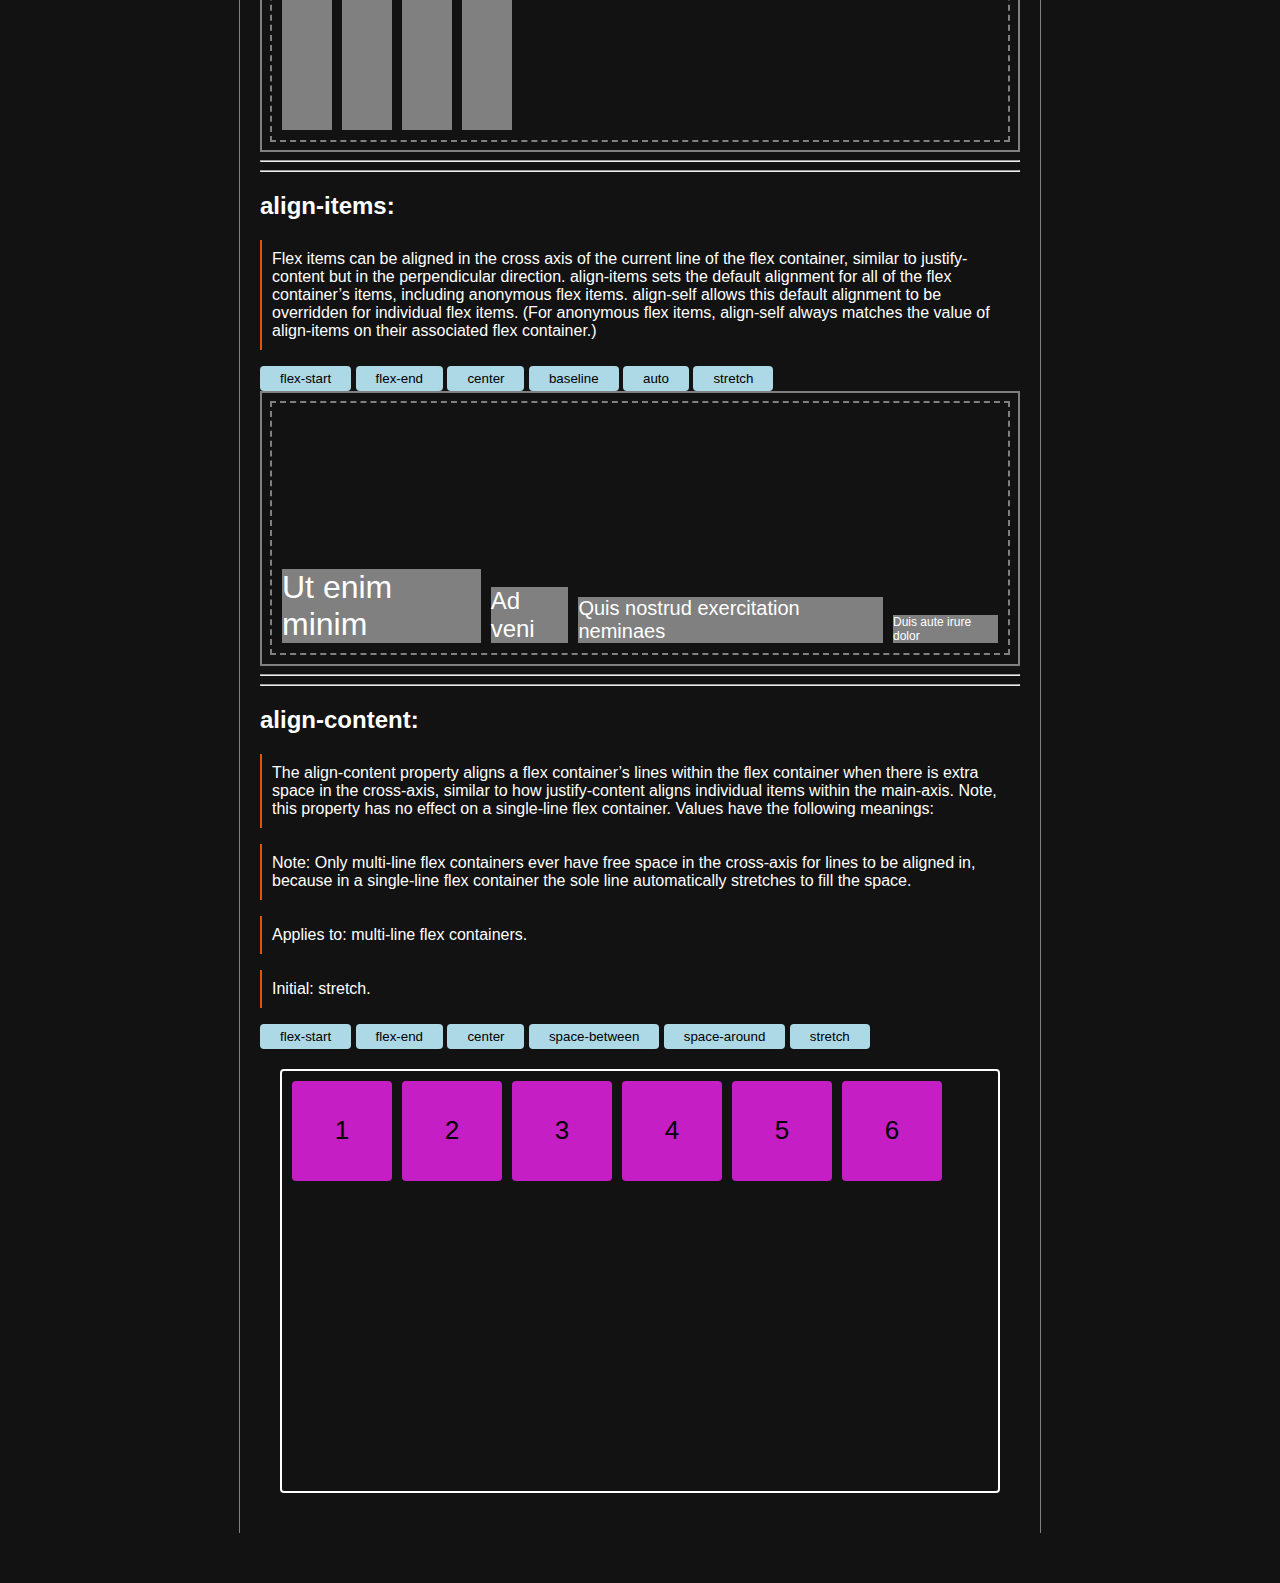
<file: Flexbox/index.html>
<!DOCTYPE html>
<html lang="en">
  <head>
    <meta charset="UTF-8" />
    <meta name="viewport" content="width=device-width, initial-scale=1.0" />
    <title>Flexbox:</title>
    <link rel="stylesheet" href="style.css" />
    <style>
      body {
        background-color: #121212;
        color: #fff;
      }
    </style>
  </head>
  <body>
    <div class="main-container">
      <h1>Flexbox</h1>
      <div class="content">
        <!-- PlayGround -->
        <div class="flex-container">
          <div class="flex-item special">1</div>
          <div class="flex-item special2">2</div>
          <!-- <div class="flex-item">3</div>
          <div class="flex-item">4</div>
          <div class="flex-item">5</div>
          <div class="flex-item">6</div>
          <div class="flex-item">7</div>
          <div class="flex-item">8</div> -->
        </div>
        <br />
        <hr />
        <hr />

        <h2>Flex Direction:</h2>
        <p>
          The flex-direction CSS property sets how flex items are placed in the
          flex container defining the main axis and the direction (normal or
          reversed).
        </p>
        <div class="flex-direction-playground">
          <div class="flex-direction-properties">
            <ul>
              <li data-direction-property="row">flex-direction: row;</li>
              <li data-direction-property="row-reverse">
                flex-direction: row-reverse;
              </li>
              <li data-direction-property="column">flex-direction: column;</li>
              <li data-direction-property="column-reverse">
                flex-direction: column-reverse;
              </li>
            </ul>
          </div>
          <div class="flex-direction-demo">
            <div class="flex-direction-demo-container">
              <div class="flex-direction-demo-items">1</div>
              <div class="flex-direction-demo-items">2</div>
              <div class="flex-direction-demo-items">3</div>
            </div>
          </div>
        </div>

        <hr />

        <h2>Flex wrap:</h2>
        <p>
          The flex-wrap property controls whether the flex container is
          single-line or multi-line, and the direction of the cross-axis, which
          determines the direction new lines are stacked in.
        </p>

        <p>
          For the values that are not wrap-reverse, the cross-start direction is
          equivalent to either the inline-start or block-start direction of the
          current writing mode (whichever is in the cross axis) and the
          cross-end direction is the opposite direction of cross-start. When
          flex-wrap is wrap-reverse, the cross-start and cross-end directions
          are swapped.
        </p>

        <hr />

        <h2>justify-content:</h2>
        <p>
          The justify-content property aligns flex items along the main axis of
          the current line of the flex container. This is done after any
          flexible lengths and any auto margins have been resolved. Typically it
          helps distribute extra free space leftover when either all the flex
          items on a line are inflexible, or are flexible but have reached their
          maximum size. It also exerts some control over the alignment of items
          when they overflow the line.
        </p>

        <div class="btns jccbtns">
          <button class="btn" data-jcbtn="flex-start">flex-start</button>
          <button class="btn" data-jcbtn="flex-end">flex-end</button>
          <button class="btn" data-jcbtn="center">center</button>
          <button class="btn" data-jcbtn="space-between">space-between</button>
          <button class="btn" data-jcbtn="space-around">space-around</button>
          <button class="btn" data-jcbtn="space-evenly">space-evenly</button>
        </div>

        <div
          style="
            min-height: 275px;
            box-sizing: border-box;
            padding: 0.5rem;
            border: 2px solid gray;
          "
        >
          <div
            class="jcc-container"
            style="
              width: fit;
              border: 2px dashed gray;
              display: flex;
              gap: 10px;
              padding: 10px;
            "
          >
            <div
              class="flex-c"
              style="width: 50px; background-color: gray; height: 275px"
            >
              1
            </div>
            <div
              class="flex-c"
              style="width: 50px; background-color: gray; height: 275px"
            >
              2
            </div>
            <div
              class="flex-c"
              style="width: 50px; background-color: gray; height: 275px"
            >
              3
            </div>
            <div
              class="flex-c"
              style="width: 50px; background-color: gray; height: 275px"
            >
              4
            </div>
          </div>
        </div>

        <hr />
        <hr />
        <h2>align-items:</h2>
        <p>
          Flex items can be aligned in the cross axis of the current line of the
          flex container, similar to justify-content but in the perpendicular
          direction. align-items sets the default alignment for all of the flex
          container’s items, including anonymous flex items. align-self allows
          this default alignment to be overridden for individual flex items.
          (For anonymous flex items, align-self always matches the value of
          align-items on their associated flex container.)
        </p>

        <div class="btns aicbtn">
          <button class="btn" data-aicbtn="flex-start">flex-start</button>
          <button class="btn" data-aicbtn="flex-end">flex-end</button>
          <button class="btn" data-aicbtn="center">center</button>
          <button class="btn" data-aicbtn="baseline">baseline</button>
          <button class="btn" data-aicbtn="auto">auto</button>
          <button class="btn" data-aicbtn="stretch">stretch</button>
        </div>

        <div
          style="
            height: 275px;
            box-sizing: border-box;
            padding: 0.5rem;
            border: 2px solid gray;
          "
        >
          <div
            class="ai-container"
            style="
              height: 230px;
              width: fit;
              border: 2px dashed gray;
              display: flex;
              gap: 10px;
              padding: 10px;
              align-items: end;
            "
          >
            <div class="flex-c" style="background-color: gray; font-size: 32px">
              Ut enim minim
            </div>
            <div class="flex-c" style="background-color: gray; font-size: 24px">
              Ad veni
            </div>
            <div class="flex-c" style="background-color: gray; font-size: 20px">
              Quis nostrud exercitation neminaes
            </div>
            <div class="flex-c" style="background-color: gray; font-size: 12px">
              Duis aute irure dolor
            </div>
          </div>
        </div>

        <hr />
        <hr />
        <h2>align-content:</h2>
        <p>
          The align-content property aligns a flex container’s lines within the
          flex container when there is extra space in the cross-axis, similar to
          how justify-content aligns individual items within the main-axis.
          Note, this property has no effect on a single-line flex container.
          Values have the following meanings:
        </p>
        <p>
          Note: Only multi-line flex containers ever have free space in the
          cross-axis for lines to be aligned in, because in a single-line flex
          container the sole line automatically stretches to fill the space.
        </p>
        <p>Applies to: multi-line flex containers.</p>
        <p>Initial: stretch.</p>

        <div class="btns acbtns">
          <button class="btn" data-acbtn="flex-start">flex-start</button>
          <button class="btn" data-acbtn="flex-end">flex-end</button>
          <button class="btn" data-acbtn="center">center</button>
          <button class="btn" data-acbtn="space-between">space-between</button>
          <button class="btn" data-acbtn="space-around">space-around</button>
          <button class="btn" data-acbtn="stretch">stretch</button>
        </div>

        <div class="content">
          <!-- PlayGround -->
          <div class="flex-container ac-container" style="flex-wrap: wrap">
            <div class="flex-item">1</div>
            <div class="flex-item">2</div>
            <div class="flex-item">3</div>
            <div class="flex-item">4</div>
            <div class="flex-item">5</div>
            <div class="flex-item">6</div>
          </div>
        </div>
      </div>
    </div>

    <script src="app.js"></script>
  </body>
</html>
</file>
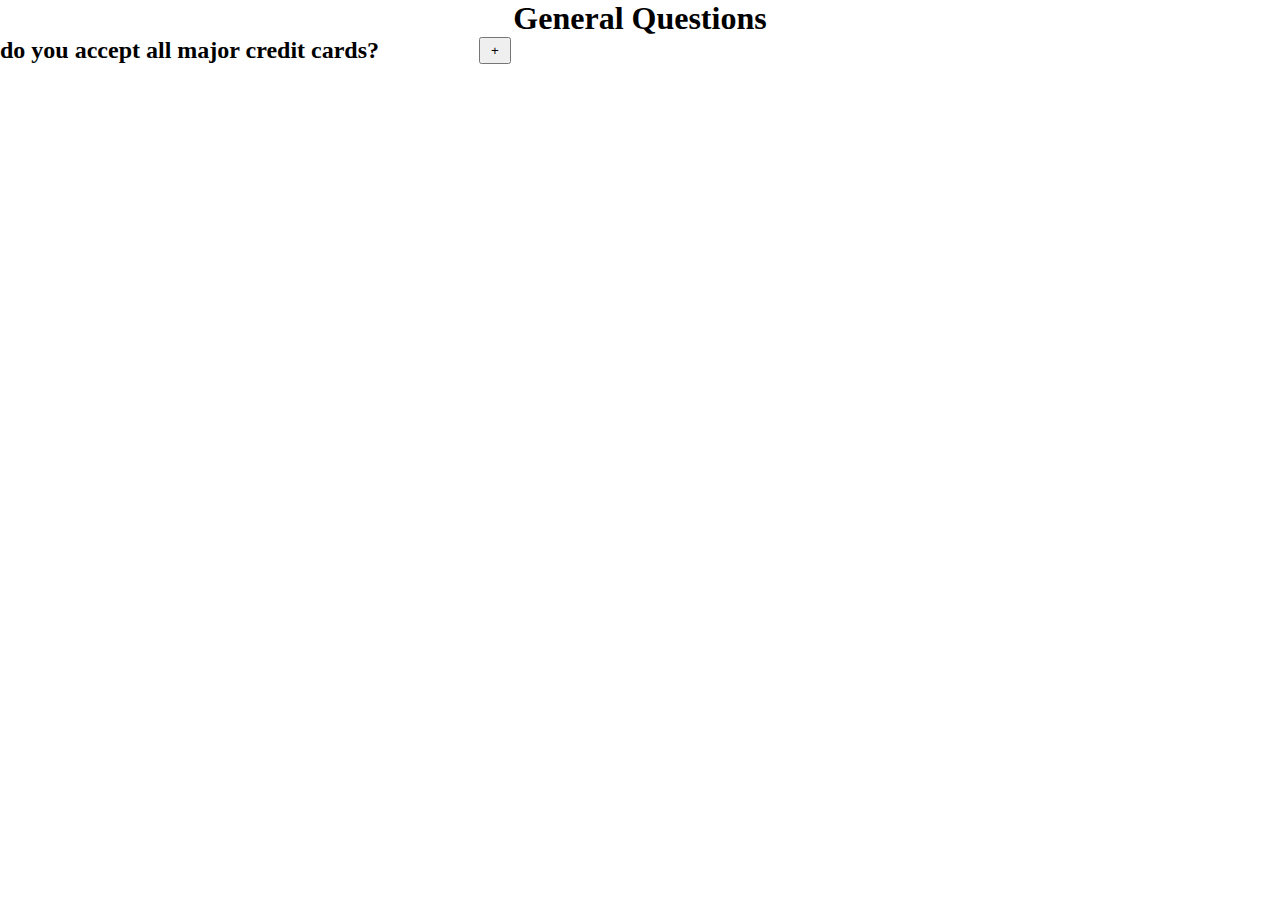
<file: generalQnA/index.html>
<!DOCTYPE html>
<html lang="en">
  <head>
    <meta charset="UTF-8" />
    <meta name="viewport" content="width=device-width, initial-scale=1.0" />
    <title>Q & A</title>
    <link rel="stylesheet" href="style.css" />
  </head>
  <body>
    <main class="container">
      <h1>General Questions</h1>

      <div class="question-container">
        <div class="question">
          <h2>do you accept all major credit cards?</h2>

          <button>+</button>
        </div>

        <div class="answer hidden">
          <p>
            Lorem ipsum dolor sit amet, consectetur adipisicing elit. Est dolore
            illo dolores quia nemo doloribus quaerat, magni numquam repellat
            reprehenderit. 1
          </p>
        </div>
      </div>
    </main>

    <script src="script.js"></script>
  </body>
</html>
</file>
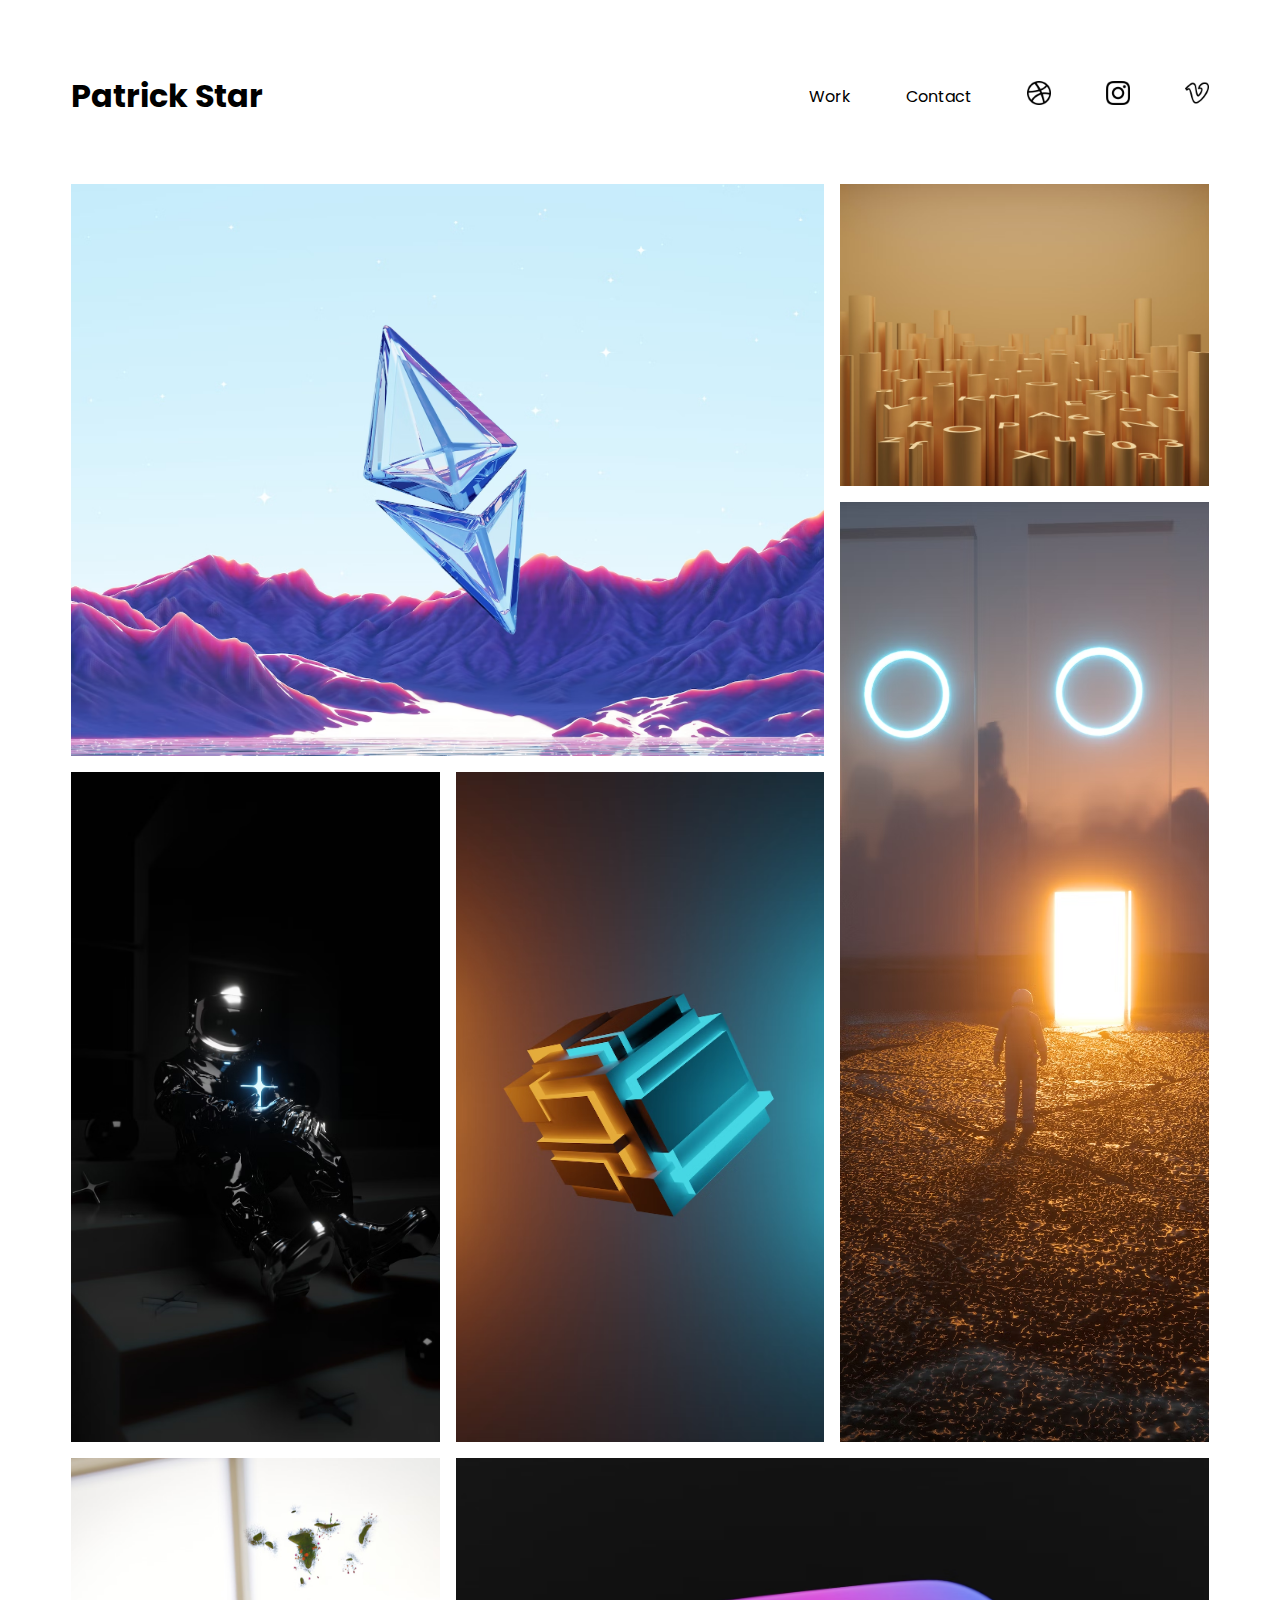
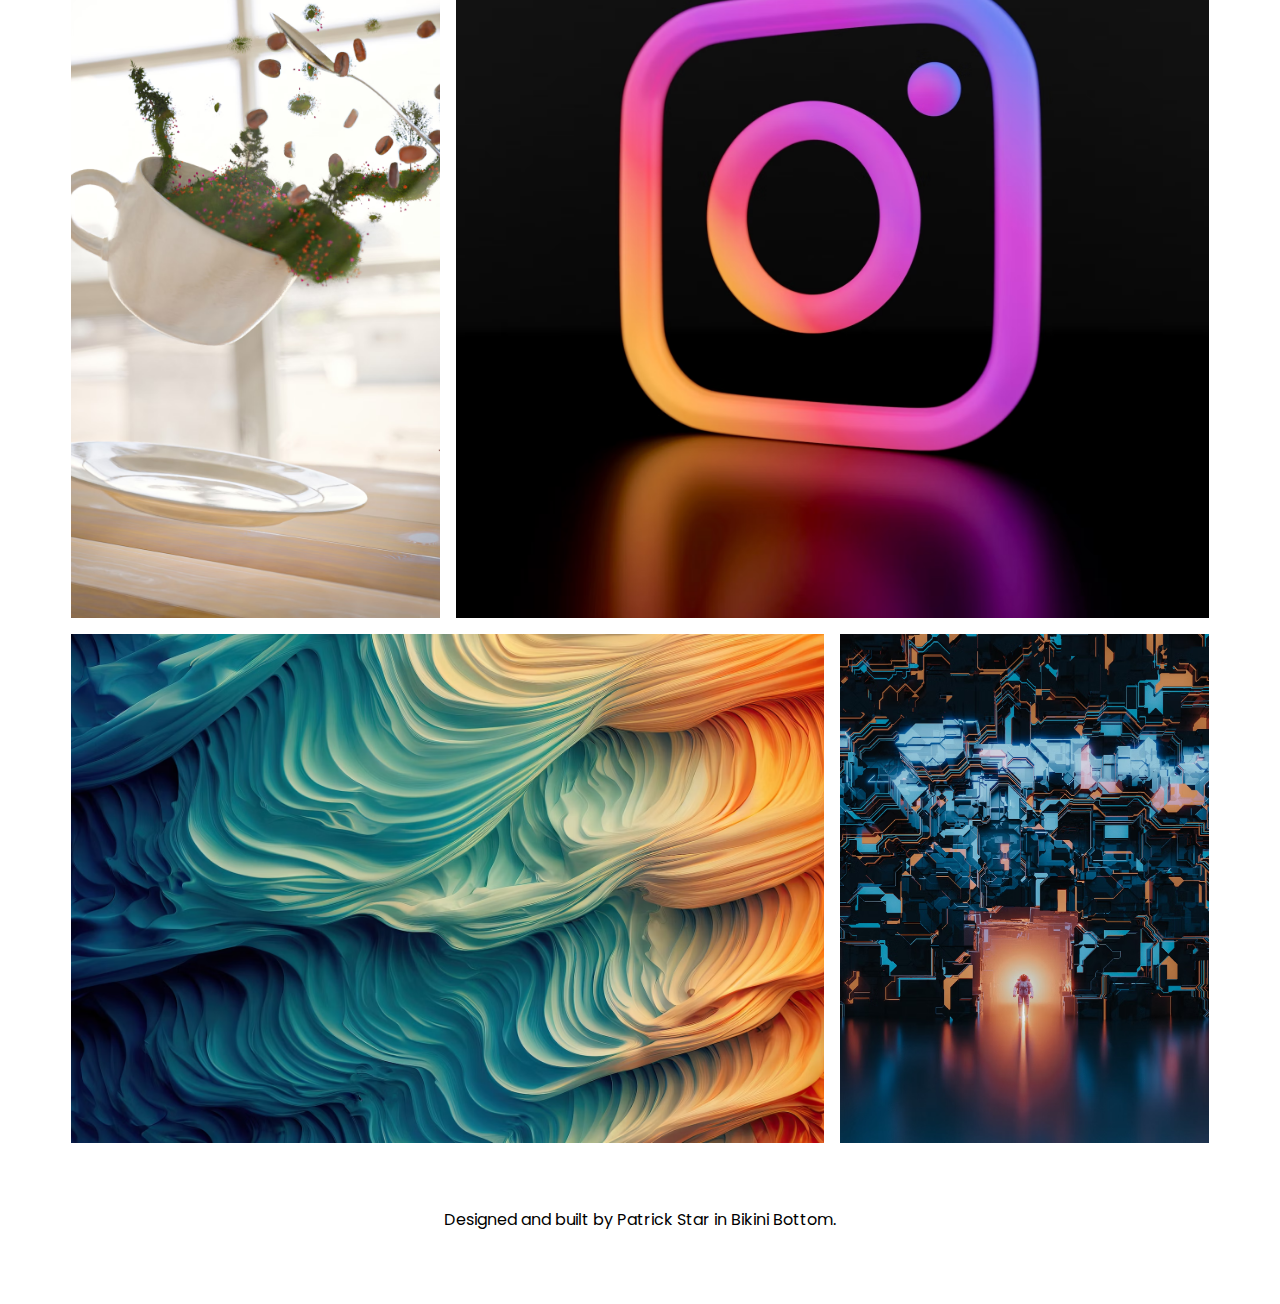
<file: Grid-Project/index.html>
<!doctype html>
<html lang="en">
  <head>
    <meta charset="UTF-8" />
    <meta http-equiv="X-UA-Compatible" content="IE=edge" />
    <meta name="viewport" content="width=device-width, initial-scale=1.0" />
    <link rel="preconnect" href="https://fonts.googleapis.com" />
    <link rel="preconnect" href="https://fonts.gstatic.com" crossorigin />
    <link
      href="https://fonts.googleapis.com/css2?family=Poppins:wght@400;700&display=swap"
      rel="stylesheet"
    />
    <link rel="stylesheet" href="index.css" />
    <title>Portfolio Site</title>
  </head>

  <body>
    <div class="container">
      <header class="navbar">
        <div class="left">Patrick Star</div>
        <nav class="right">
          <a href="#work">Work</a>
          <a href="#contact">Contact</a>
          <a href="#dribble">
            <img src="images/dribble_icon.png" alt="" />
          </a>
          <a href="#dribble">
            <img src="images/insta_icon.png" alt="" />
          </a>
          <a href="#dribble">
            <img src="images/v_icon.png" alt="" />
          </a>
        </nav>
        <div class="hamburger">
          <div class="bar1"></div>
          <div class="bar2"></div>
          <div class="bar3"></div>
        </div>
      </header>
      <nav class="mobileNav">
        <a href="#work">Work</a>
        <a href="#contact">Contact</a>
        <a href="#dribble">
          <img src="images/dribble_icon.png" alt="" />
        </a>
        <a href="#dribble">
          <img src="images/insta_icon.png" alt="" />
        </a>
        <a href="#dribble">
          <img src="images/v_icon.png" alt="" />
        </a>
      </nav>
      <div class="project-grid">
        <div class="project" id="eth">
          <img src="images/eth.avif" alt="" />
          <p class="overlay">VIEW PROJECT</p>
        </div>
        <div class="project" id="alphabet">
          <img src="images/alphabet.avif" alt="" />
          <p class="overlay">VIEW PROJECT</p>
        </div>
        <div class="project" id="traveler">
          <img src="images/traveler.avif" alt="" />
          <p class="overlay">VIEW PROJECT</p>
        </div>
        <div class="project" id="cube">
          <img src="images/cube.avif" alt="" />
          <p class="overlay">VIEW PROJECT</p>
        </div>
        <div class="project" id="astro">
          <img src="images/astro.avif" alt="" />
          <p class="overlay white">VIEW PROJECT</p>
        </div>
        <div class="project" id="cup">
          <img src="images/cup.avif" alt="" />
          <p class="overlay">VIEW PROJECT</p>
        </div>
        <div class="project" id="insta">
          <img src="images/insta.avif" alt="" />
          <p class="overlay white">VIEW PROJECT</p>
        </div>
        <div class="project" id="foam">
          <img src="images/foam.avif" alt="" />
          <p class="overlay">VIEW PROJECT</p>
        </div>
        <div class="project" id="dimensional">
          <img src="images/dimensional.avif" alt="" />
          <p class="overlay white">VIEW PROJECT</p>
        </div>
      </div>
      <footer class="footer">
        Designed and built by Patrick Star in Bikini Bottom.
      </footer>
    </div>

    <script src="index.js"></script>
  </body>
</html>
</file>
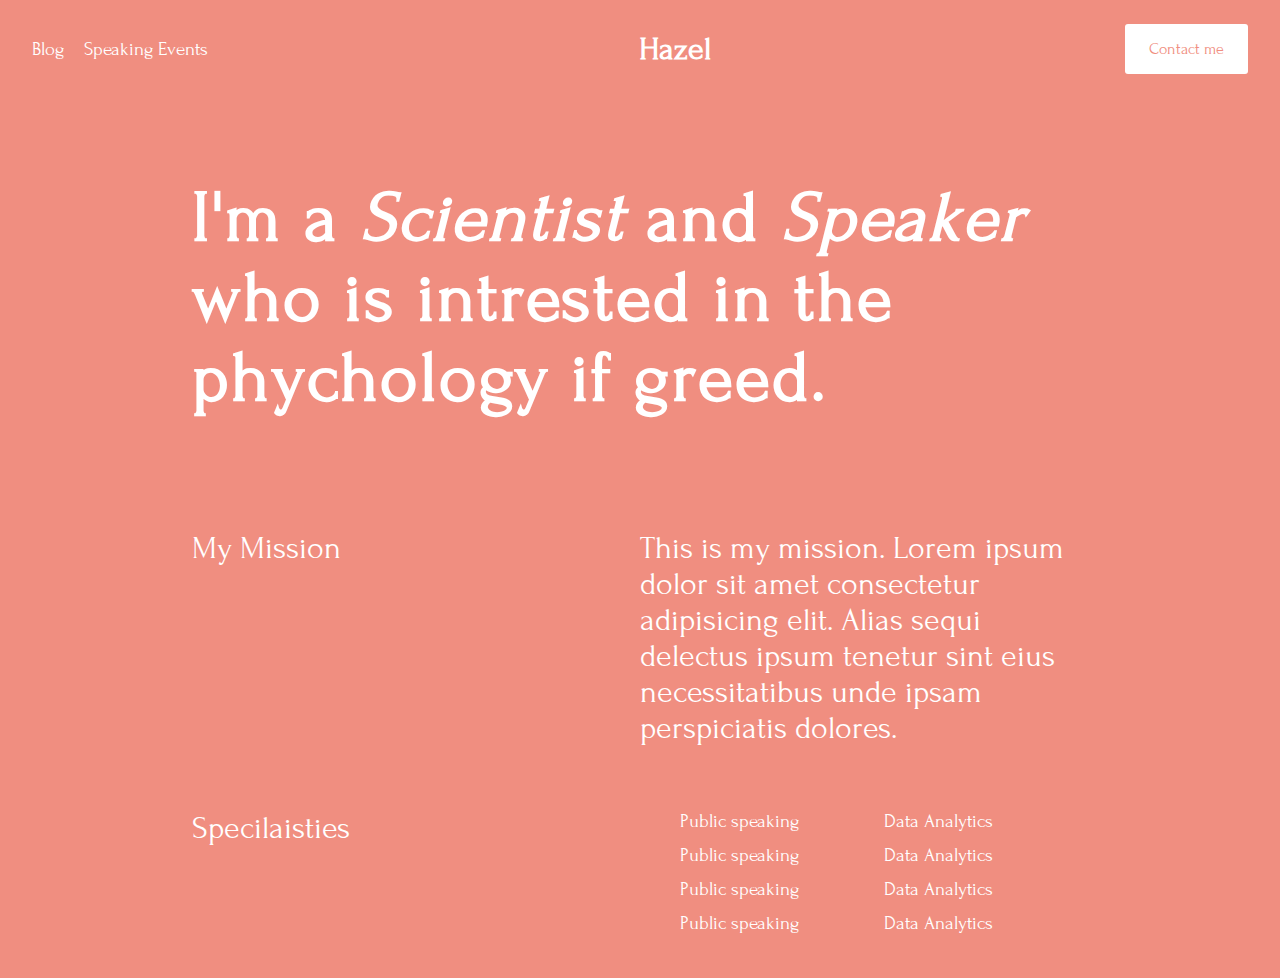
<file: Hazel CV Project/index.html>
<!DOCTYPE html>
<html lang="en">
  <head>
    <meta charset="UTF-8" />
    <meta name="viewport" content="width=device-width, initial-scale=1.0" />
    <title>Hazel CV Project</title>
    <link rel="stylesheet" href="style.css" />
    <link rel="preconnect" href="https://fonts.googleapis.com" />
    <link rel="preconnect" href="https://fonts.gstatic.com" crossorigin />
    <link
      href="https://fonts.googleapis.com/css2?family=Forum&display=swap"
      rel="stylesheet"
    />
  </head>
  <body>
    <section class="hero">
      <header class="nav-bar">
        <nav class="links">
          <a href="#">Blog</a>
          <a href="#">Speaking Events</a>
        </nav>
        <p>Hazel</p>
        <a href="#" class="contact">Contact me</a>
      </header>
      <div class="hero-content">
        <h1 class="tagline">
          I'm a <em>Scientist</em> and <em>Speaker</em> who is intrested in the
          phychology if greed.
        </h1>
        <div class="two-column-section">
          <p>My Mission</p>
          <p>
            This is my mission. Lorem ipsum dolor sit amet consectetur
            adipisicing elit. Alias sequi delectus ipsum tenetur sint eius
            necessitatibus unde ipsam perspiciatis dolores.
          </p>
        </div>

        <div class="two-column-section">
          <p>Specilaisties</p>
          <ul class="skills">
            <li>Public speaking</li>
            <li>Data Analytics</li>
            <li>Public speaking</li>
            <li>Data Analytics</li>
            <li>Public speaking</li>
            <li>Data Analytics</li>
            <li>Public speaking</li>
            <li>Data Analytics</li>
          </ul>
        </div>
      </div>
    </section>
  </body>
</html>
</file>
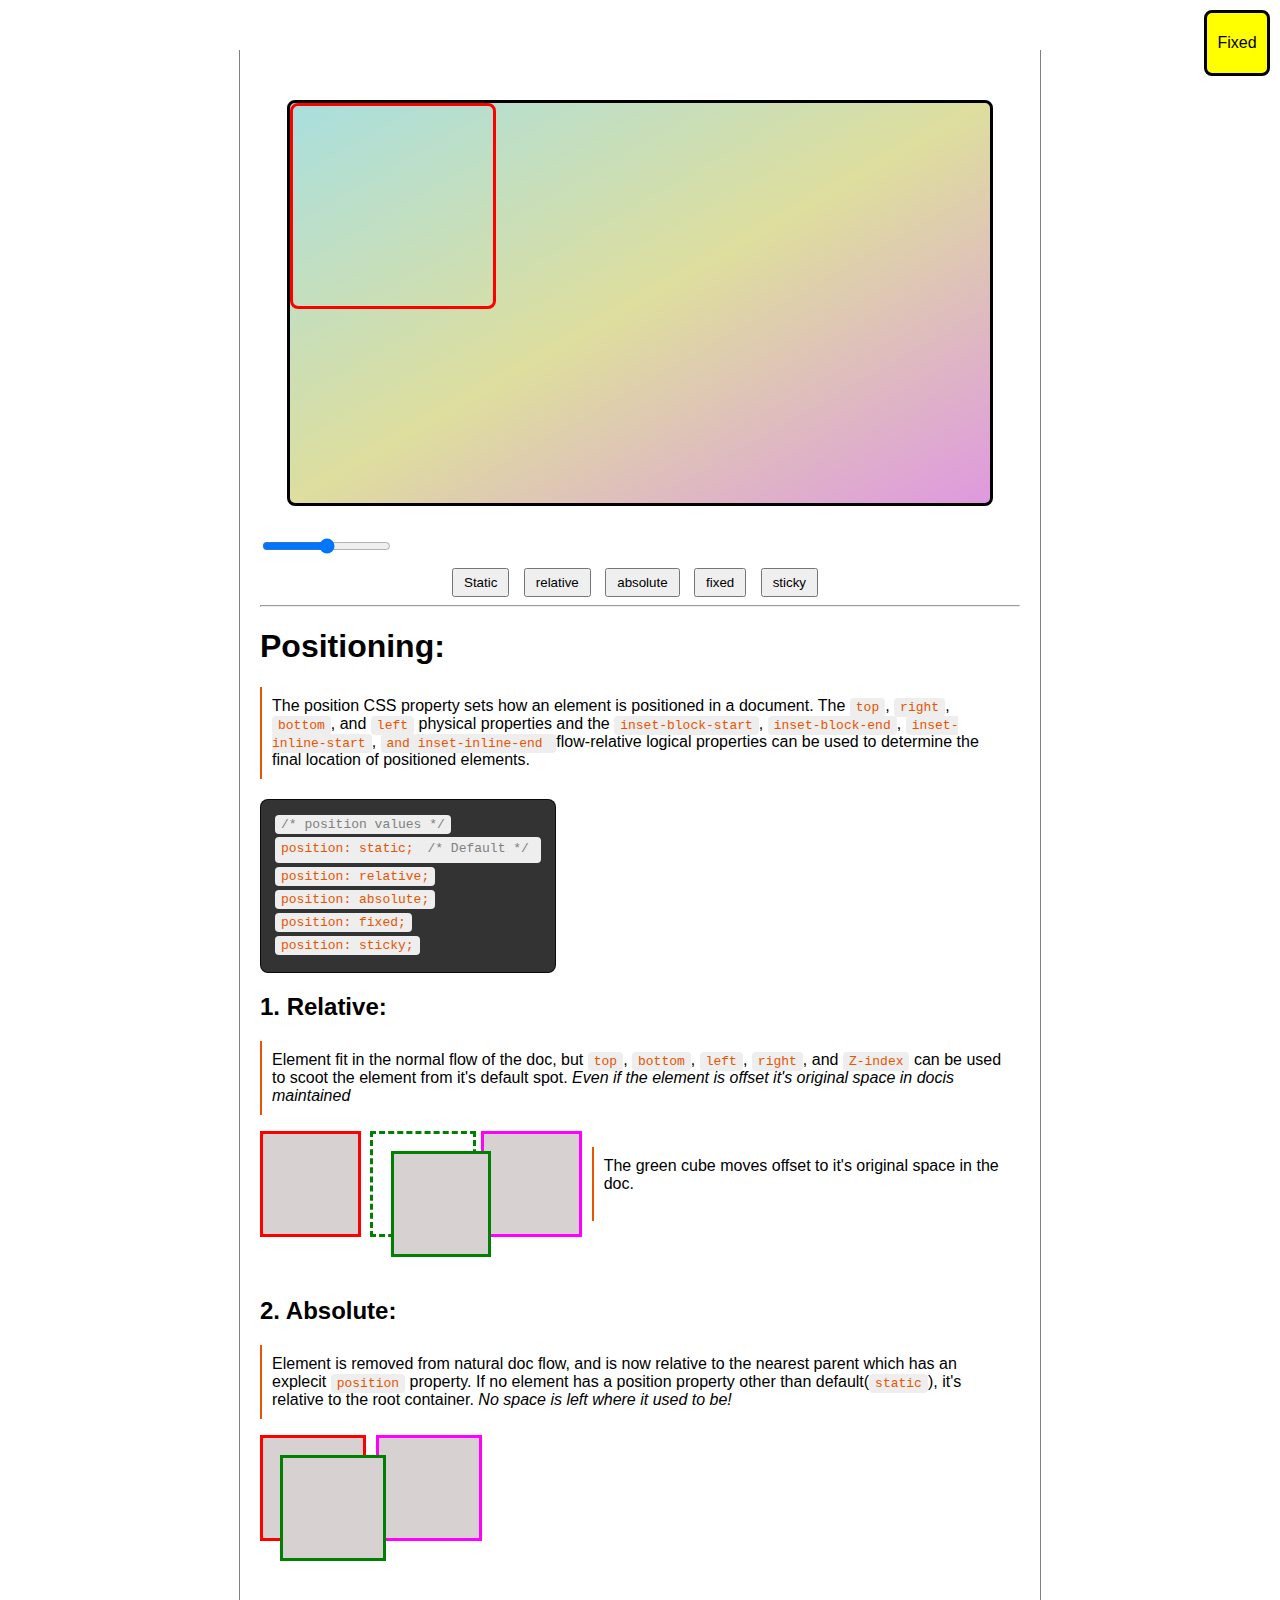
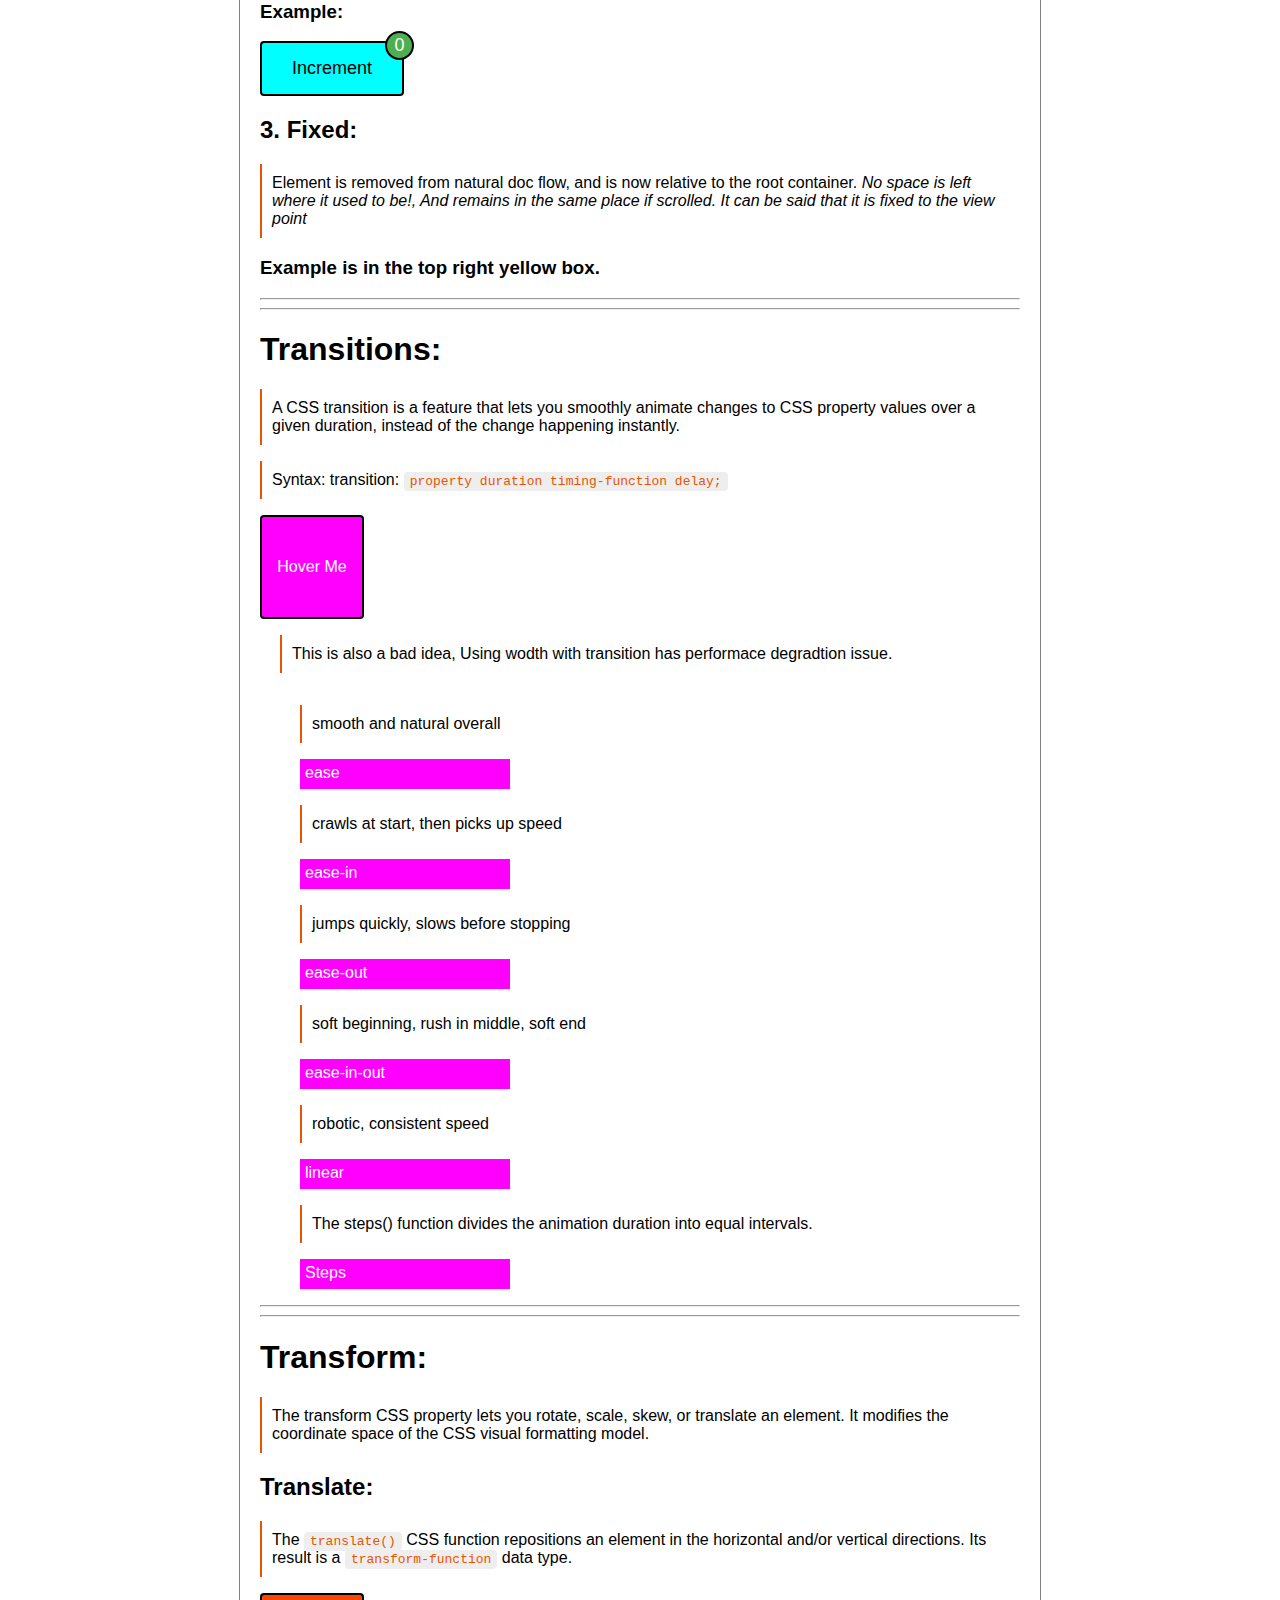
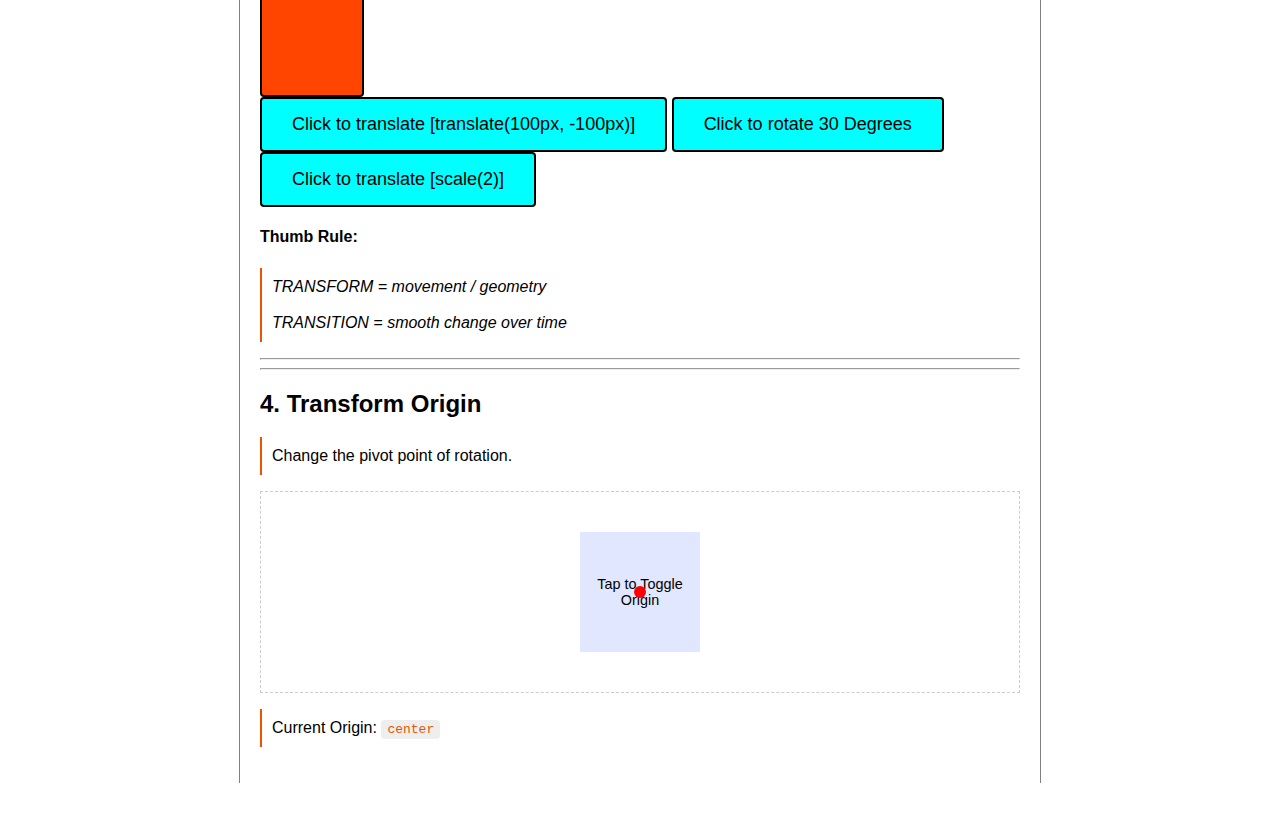
<file: positioning/index.html>
<!doctype html>
<html lang="en">
  <head>
    <meta charset="UTF-8" />
    <meta name="viewport" content="width=device-width, initial-scale=1.0" />
    <title>Positioning</title>
    <link rel="stylesheet" href="style.css" />
  </head>
  <body>
    <div class="main-container">
      <div class="content">
        <div class="box">
          <div class="another-box"></div>
        </div>

        <input type="range" name="range-top" id="range-top" max="10" step="1" />

        <div class="btn-section">
          <button>Static</button>
          <button>relative</button>
          <button>absolute</button>
          <button>fixed</button>
          <button>sticky</button>
        </div>

        <hr />

        <h1>Positioning:</h1>
        <p>
          The position CSS property sets how an element is positioned in a
          document. The <code>top</code>, <code>right</code>,
          <code>bottom</code>, and <code>left</code> physical properties and the
          <code>inset-block-start</code>, <code> inset-block-end</code>,
          <code>inset-inline-start</code>, <code>and inset-inline-end </code>
          flow-relative logical properties can be used to determine the final
          location of positioned elements.
        </p>

        <div class="codebox">
          <code class="cmt">/* position values */</code><br />
          <code>position: static; <code class="cmt">/* Default */</code></code
          ><br />
          <code>position: relative;</code><br />
          <code>position: absolute;</code><br />
          <code>position: fixed;</code><br />
          <code>position: sticky;</code><br />
        </div>

        <h2>1. Relative:</h2>
        <p>
          Element fit in the normal flow of the doc, but <code>top</code>,
          <code>bottom</code>, <code>left</code>, <code>right</code>, and
          <code>Z-index</code> can be used to scoot the element from it's
          default spot.
          <em>
            Even if the element is offset it's original space in docis
            maintained</em
          >
        </p>

        <div
          class="relative-container"
          style="
            display: flex;
            gap: 10px;
            position: relative;
            margin-bottom: 60px;
          "
        >
          <div
            style="
              border: 3px solid red;
              width: 100px;
              height: 100px;
              background-color: #d8d1d1;
            "
          ></div>
          <div
            style="
              background-color: #fff;
              border: 3px dashed green;
              width: 100px;
              height: 100px;
              position: absolute;
              top: 0px;
              left: 110px;
            "
          ></div>
          <div
            style="
              background-color: #d8d1d1;

              border: 3px solid green;
              width: 100px;
              height: 100px;
              position: relative;
              top: 20px;
              left: 20px;
            "
          ></div>
          <div
            style="
              background-color: #d8d1d1;
              border: 3px solid magenta;
              width: 100px;
              height: 100px;
            "
          ></div>
          <p>The green cube moves offset to it's original space in the doc.</p>
        </div>

        <h2>2. Absolute:</h2>
        <p>
          Element is removed from natural doc flow, and is now relative to the
          nearest parent which has an explecit <code>position</code> property.
          If no element has a position property other than
          default(<code>static</code>), it's relative to the root container.

          <em> No space is left where it used to be!</em>
        </p>
        <div
          class="absolute-container"
          style="
            display: flex;
            gap: 10px;
            position: relative;
            margin-bottom: 60px;
          "
        >
          <div
            style="
              border: 3px solid red;
              width: 100px;
              height: 100px;
              background-color: #d8d1d1;
            "
          ></div>
          <div
            style="
              background-color: #d8d1d1;

              border: 3px solid green;
              width: 100px;
              height: 100px;
              position: absolute;
              top: 20px;
              left: 20px;
            "
          ></div>
          <div
            style="
              background-color: #d8d1d1;
              border: 3px solid magenta;
              width: 100px;
              height: 100px;
            "
          ></div>
        </div>
        <h3>Example:</h3>
        <button id="increment-btn" class="btn">
          Increment
          <span
            id="counter"
            style="
              background-color: #4caf50;
              border: 2px solid black;
              color: #fff;
              display: inline-block;
              width: 25px;
              height: 25px;
              border-radius: 50%;
              display: flex;
              justify-content: center;
              align-items: center;
              position: absolute;
              top: -12px;
              right: -12px;
            "
            >0</span
          >
        </button>

        <h2>3. Fixed:</h2>
        <p>
          Element is removed from natural doc flow, and is now relative to the
          root container.

          <em>
            No space is left where it used to be!, And remains in the same place
            if scrolled. It can be said that it is fixed to the view point</em
          >
        </p>
        <h3>Example is in the top right yellow box.</h3>
        <div class="fixed-box">Fixed</div>

        <hr />
        <hr />
        <h1>Transitions:</h1>
        <p>
          A CSS transition is a feature that lets you smoothly animate changes
          to CSS property values over a given duration, instead of the change
          happening instantly.
        </p>
        <p>
          Syntax: transition:
          <code> property duration timing-function delay; </code>
        </p>
        <div
          class="transition-hover"
          style="
            display: inline-block;
            display: flex;
            justify-content: center;
            align-items: center;
          "
        >
          Hover Me
        </div>

        <p style="display: inline-block; margin-left: 20px">
          This is also a bad idea, Using wodth with transition has performace
          degradtion issue.
        </p>
        <div class="transition-timing">
          <ul>
            <p>smooth and natural overall</p>
            <li style="transition: width 2s ease">ease</li>
            <p>crawls at start, then picks up speed</p>
            <li style="transition: width 2s ease-in">ease-in</li>
            <p>jumps quickly, slows before stopping</p>
            <li style="transition: width 2s ease-out">ease-out</li>
            <p>soft beginning, rush in middle, soft end</p>
            <li style="transition: width 2s ease-in-out">ease-in-out</li>
            <p>robotic, consistent speed</p>
            <li style="transition: width 2s linear">linear</li>
            <p>
              The steps() function divides the animation duration into equal
              intervals.
            </p>
            <li style="transition: width 3s steps(15, jump-start)">Steps</li>
          </ul>
        </div>
        <hr />
        <hr />
        <h1>Transform:</h1>
        <p>
          The transform CSS property lets you rotate, scale, skew, or translate
          an element. It modifies the coordinate space of the CSS visual
          formatting model.
        </p>
        <h2>Translate:</h2>
        <p>
          The <code>translate()</code> CSS function repositions an element in
          the horizontal and/or vertical directions. Its result is a
          <code>transform-function</code> data type.
        </p>
        <div class="box-translate"></div>
        <button class="btn transalate-btn">
          Click to translate [translate(100px, -100px)]
        </button>
        <button class="btn rotate-btn">Click to rotate 30 Degrees</button>
        <button class="btn scale-btn">Click to translate [scale(2)]</button>

        <h4>Thumb Rule:</h4>
        <p>
          <em
            >TRANSFORM = movement / geometry <br /><br />
            TRANSITION = smooth change over time</em
          >
        </p>

        <hr />
        <hr />

        <section class="card">
          <h2>4. Transform Origin</h2>
          <p>Change the pivot point of rotation.</p>

          <div class="origin-stage">
            <div id="origin-box" class="origin-box">
              <div id="pivot-dot" class="pivot-dot center"></div>
              Tap to Toggle Origin
            </div>
          </div>
          <p class="code-output">
            Current Origin: <code id="origin-text">center</code>
          </p>
        </section>
      </div>
    </div>

    <script src="script.js"></script>
  </body>
</html>
</file>
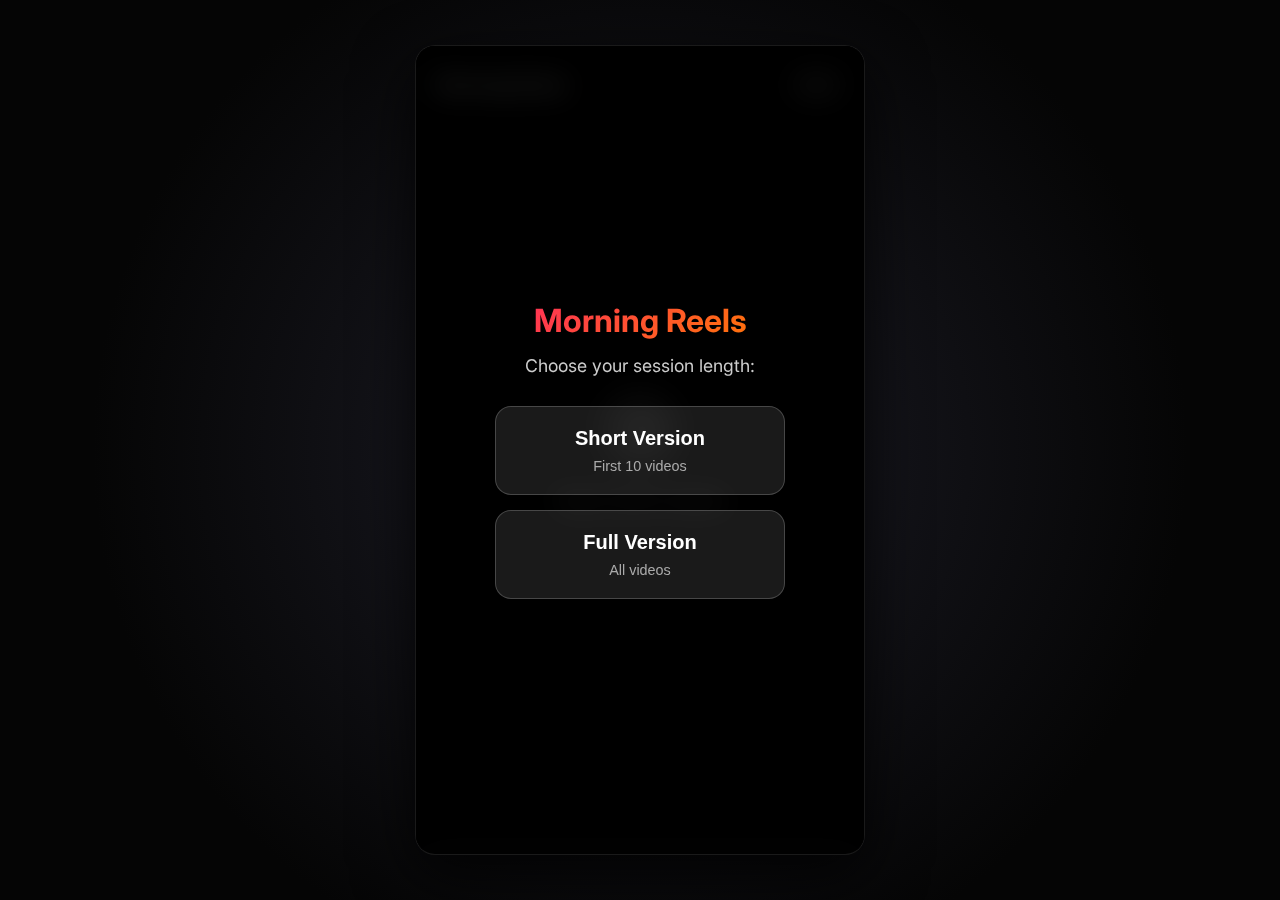
<file: reels/index.html>
<!doctype html>
<html lang="en">

<head>
  <meta charset="UTF-8" />
  <meta name="viewport" content="width=device-width, initial-scale=1.0, maximum-scale=1.0, user-scalable=no" />
  <title>Morning Reels</title>
  <link href="https://fonts.googleapis.com/css2?family=Inter:wght@400;600;700&display=swap" rel="stylesheet">
  <link rel="stylesheet" href="styles.css">
</head>

<body>
  <div id="bg-gradient"></div>

  <div id="app-container">
    <div id="startup-screen">
      <div class="startup-content">
        <h2>Morning Reels</h2>
        <p>Choose your session length:</p>
        <div class="mode-options">
          <button class="mode-btn" id="btn-short">
            <span class="mode-title">Short Version</span>
            <span class="mode-desc">First 10 videos</span>
          </button>
          <button class="mode-btn" id="btn-full">
            <span class="mode-title">Full Version</span>
            <span class="mode-desc">All videos</span>
          </button>
        </div>
      </div>
    </div>

    <header>
      <h1>Morning Reels</h1>
      <div class="reel-count" id="reel-count">1 / 3</div>
    </header>

    <div id="video-container">
      <video id="player" playsinline preload="auto"></video>

      <div id="play-overlay">
        <div class="play-btn">
          <svg viewBox="0 0 24 24">
            <path d="M8 5v14l11-7z" />
          </svg>
        </div>
        <div class="start-text" id="start-text">Tap to start routine</div>
      </div>

      <div id="info-overlay">
        <div class="author">
          <div class="author-avatar">✨</div>
          @morning_routine
        </div>
        <div class="description" id="video-desc">Get ready to crush the day with these morning motivation reels.</div>
      </div>

      <div id="actions-container">
        <div class="action-btn">
          <div class="action-icon">❤️</div>
          <div class="action-text">Like</div>
        </div>
        <div class="action-btn">
          <div class="action-icon">💬</div>
          <div class="action-text">Share</div>
        </div>
      </div>

      <div id="progress-container">
        <div id="progress-bar"></div>
      </div>
    </div>

    <div id="success-screen">
      <h2>You're All Set!</h2>
      <p>Morning routine complete. Now go out there and make today amazing.</p>
      <button class="restart-btn" id="restart-btn">Watch Again</button>
    </div>
  </div>

  <script src="app.js"></script>
</body>

</html>
</file>
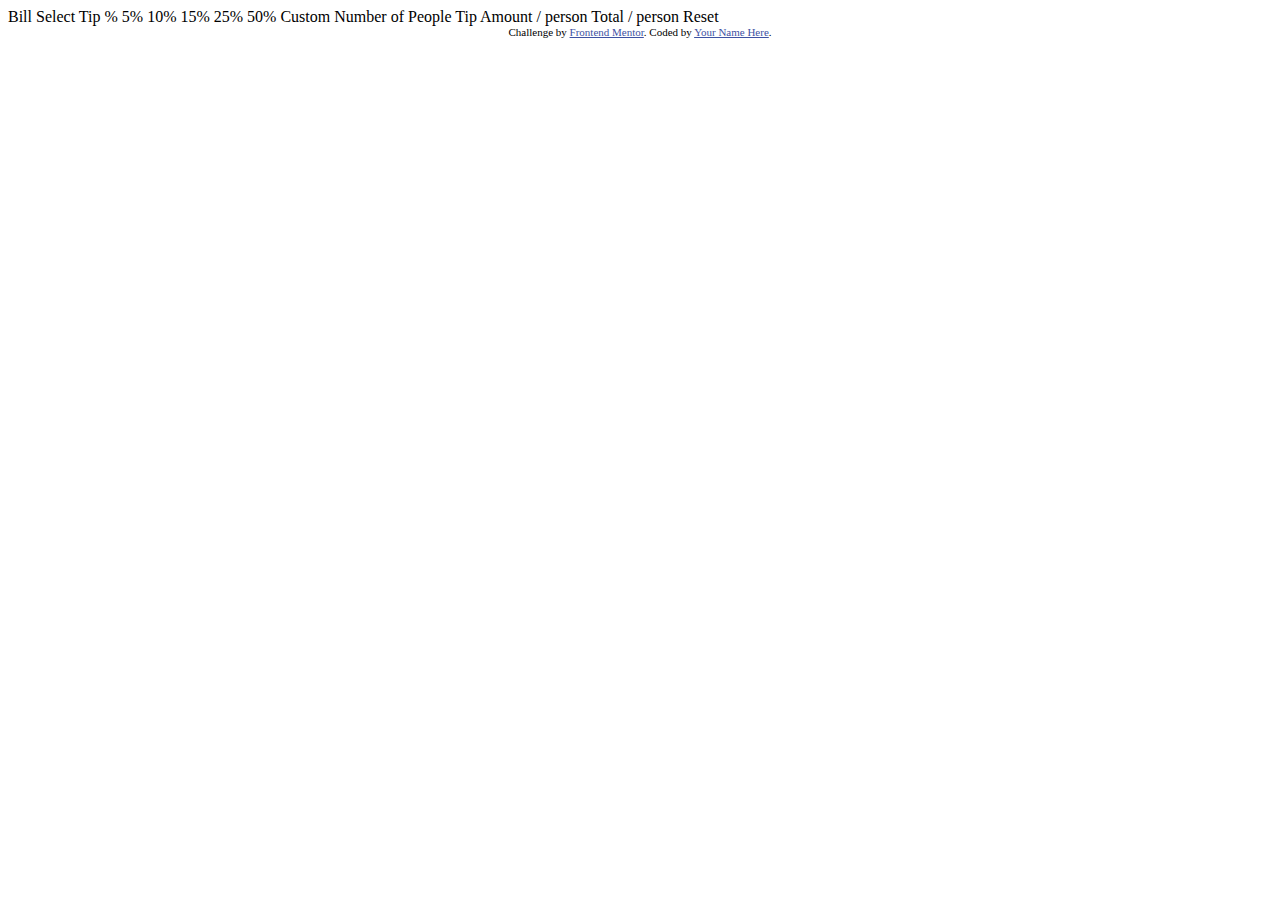
<file: tip-calculator-app-main/index.html>
<!DOCTYPE html>
<html lang="en">
<head>
  <meta charset="UTF-8">
  <meta name="viewport" content="width=device-width, initial-scale=1.0"> <!-- displays site properly based on user's device -->

  <link rel="icon" type="image/png" sizes="32x32" href="./images/favicon-32x32.png">
  
  <title>Frontend Mentor | Tip calculator app</title>

  <!-- Feel free to remove these styles or customise in your own stylesheet 👍 -->
  <style>
    .attribution { font-size: 11px; text-align: center; }
    .attribution a { color: hsl(228, 45%, 44%); }
  </style>
</head>
<body>

  Bill

  Select Tip %
  5%
  10%
  15%
  25%
  50%
  Custom

  Number of People

  Tip Amount
  / person

  Total
  / person

  Reset
  
  <div class="attribution">
    Challenge by <a href="https://www.frontendmentor.io?ref=challenge" target="_blank">Frontend Mentor</a>. 
    Coded by <a href="#">Your Name Here</a>.
  </div>
</body>
</html>
</file>
<file: Annimations/style.css>
@import url("https://fonts.googleapis.com/css2?family=Google+Sans+Flex:opsz,wght@6..144,1..1000&family=Noto+Sans+Mono:wght@100..900&display=swap");

* {
  font-family: "Noto Sans Mono", monospace;
  margin: 0;
  padding: 0;
  box-sizing: border-box;
}

body {
  padding: 40px;
  display: flex;
  flex-direction: column;
  /* justify-content: center; */
  /* align-items: center; */
  /* height: 100vh; */
}

h1 {
  text-align: center;
}

.google {
  font-family: "Google Sans Flex", sans-serif;
}

h2 {
  margin-left: 15px;
}

p {
  margin-left: 30px;
}

.quote {
  padding: 10px;
  border-left: 3px solid orangered;
}

button {
  cursor: pointer;
  padding: 5px 10px;
}

.main-container {
  display: flex;
  flex-direction: column;
}

.tab {
  font-size: 24px;
  display: flex;
  justify-content: center;
  align-content: start;
  /* margin-top: 10px; */
  padding: 10px 30px;
  border: 2px solid #555252;
  border-radius: 10px;
}

.timer-tab {
  display: flex;
  gap: 10px;
  align-self: center;
}

.lap-container {
  margin-top: 10px;
  display: grid;
  grid-template-columns: repeat(5, 1fr);
  gap: 10px;
}

code {
  font-style: italic;
  padding: 3px 10px;
  border-radius: 10px;
  background-color: gray;
}

.grid-container {
  /* padding: 10px; */
  max-width: 80%;
  width: 100%;
  height: 300px;
  /* border-radius: 12px; */
  border: 3px solid rgb(208, 202, 208);
  margin-bottom: 20px;
}

.grid-items {
  display: flex;
  justify-content: center;
  align-items: center;
  font-size: 18px;
}
</file>
<file: background section/app.css>
body {
  font-family: "Mukta", sans-serif;
  display: flex;
  flex-direction: column;
  justify-content: center;
}

.content {
  padding: 10px;
}

.content p {
  padding: 10px;
  border-left: 2px solid #e95400;
  /* #414d0b */
  max-width: 700px;
}

code {
  color: #e95400;
  font-weight: bold;
}

.codebox {
  background-color: rgba(0, 0, 0, 0.8);
  max-width: fit-content;
  border: 1px solid rgba(0, 0, 0, 0.8);
  border-radius: 8px;
  display: flex;
  flex-direction: column;
  padding: 14px;
}

.codebox .cmt {
  color: gray;
}

.codebox code {
  margin-bottom: 5px;
}

.box {
  /* background-color: magenta; */
  margin-top: 30px;
  border: 3px solid black;
  border-radius: 8px;
  height: 400px;
  width: 700px;
  background: linear-gradient(
    to bottom right,
    rgb(169, 223, 223),
    rgb(222, 222, 158),
    rgb(223, 153, 223)
  );
}

.another-box {
  border: 3px solid red;
  border-radius: 8px;
  height: 200px;
  width: 200px;
}
</file>
<file: Flexbox/style.css>
body {
  font-family: "Mukta", sans-serif;
  text-align: center; /* centers inline elements like buttons/text */
  margin: 0;
  padding: 0;
}

.main-container {
  border-left: 1px solid gray;
  border-right: 1px solid gray;
  width: 100%;
  max-width: 800px;
  margin: 50px auto; /* centers the whole page horizontally */
}

.content {
  padding: 20px;
  text-align: left; /* so paragraphs aren't centered */
}

.content p {
  padding: 10px;
  border-left: 2px solid #e95400;
}

code {
  color: #e95400;
  background: #eee;
  padding: 2px 6px;
  border-radius: 4px;
  font-family: monospace;
}

.flex-c {
  display: flex;
  justify-content: center;
  align-items: center;
}

.btn {
  cursor: pointer;
  padding: 5px 20px;
  background: lightblue;
  border: none;
  border-radius: 4px;
  transition: transform 0.3s;
}

.btn:hover {
  transform: scale(0.9);
}

/* ################## */
/*  Playground code   */
/* ################## */

.flex-container {
  padding: 10px;
  border: 2px solid #fff;
  border-radius: 4px;
  height: 400px;

  /* Flex properties */
  display: flex;
  /* flex-direction: column; */
  /* flex-wrap: wrap; */
  gap: 10px;
  /* align-content: stretch; */

  /* justify-content: end; */
  /* align-items: stretch; */
}

.flex-item {
  display: flex;
  justify-content: center;
  align-items: center;
  font-size: 26px;
  color: #000;

  border-radius: 4px;
  width: 100px;
  height: 100px;
  background-color: #c41ec4;
}

.special {
  color: #fff;
  background-color: green;
  /* flex-basis: 500px; */
  flex: 1; /* 1 1 0%*/
}

.special2 {
  color: #fff;
  background-color: orangered;
  flex: 1; /* 1 1 0%*/
}

/* ################## */
/*      Page code     */
/* ################## */

.flex-direction-playground {
  border: 1px solid gray;
  display: flex;
}

.flex-direction-properties {
  flex-basis: 50%;
}

.flex-direction-properties ul {
  list-style-type: none;
  display: flex;
  flex-direction: column;
  gap: 10px;
}

.flex-direction-properties ul li {
  cursor: pointer;
  border: 1px solid gray;
  padding: 10px 16px;
  margin-right: 30px;
  transition: all 0.3s;
}

.flex-direction-properties ul li:hover {
  background-color: gray;
}

.flex-direction-demo {
  border-left: 1px solid gray;
  flex-basis: 50%;
  display: flex;
  justify-content: center;
  align-items: center;
}

.flex-direction-demo .flex-direction-demo-container {
  border: 1px solid gray;
  width: 90%;
  height: 90%;
  display: flex;
  justify-content: center;
  align-items: center;
  gap: 10px;
}

.flex-direction-demo .flex-direction-demo-items {
  display: flex;
  justify-content: center;
  align-items: center;
  height: 60px;
  width: 60px;
  background-color: gray;
}
</file>
<file: generalQnA/style.css>
* {
  box-sizing: border-box;
  padding: 0;
  margin: 0;
}

h1 {
  color: var(--clr-gold);
  font-family: "Great Vibes", cursive;
  text-align: center;
}

.hidden {
  display: none;
}

.question {
  display: flex;
  gap: 100px;
  margin-bottom: 10px;
}

button {
  padding: 4px 10px;
}
</file>
<file: Grid-Project/index.css>
body {
  font-family: "Poppins", sans-serif;
}

.container {
  max-width: 90%;
  margin: 0 auto;
  padding: 0 16px;
}
.navbar {
  display: flex;
  justify-content: space-between;
  padding: 64px 0;
}
.navbar .left {
  font-size: 32px;
  font-weight: bold;
}
.navbar .right {
  width: 400px;
  display: flex;
  justify-content: space-between;
  align-items: center;
}
.navbar .right a {
  text-decoration: none;
  color: black;
}
.navbar .right a:hover {
  text-decoration: underline;
}

.navbar .right img {
  width: 24px;
  height: 24px;
}

.bar1,
.bar2,
.bar3 {
  background-color: black;
  height: 4px;
  width: 36px;
  margin: 3px;
  border-radius: 10px;
}

.navbar .hamburger {
  display: none;
}

.navbar .hamburger:hover {
  cursor: pointer;
}

.mobileNav {
  display: none;
  width: 80px;
  background-color: white;
  height: 100vh;
  display: flex;
  flex-direction: column;
  justify-content: center;
  align-items: center;
  position: fixed;
  z-index: 2;
  top: 0;
  right: -160px;
  padding: 16px;
  transition: transform 0.3s;
}
.mobileNav img {
  width: 24px;
  height: 24px;
}

.openDrawer {
  transform: translateX(-160px);
}

.mobileNav a {
  text-decoration: none;
  color: black;
  margin: 16px 0;
}
.mobileNav a:hover {
  text-decoration: underline;
}

.project-grid {
  display: grid;
  grid-template-areas:
    "eth eth alphabet"
    "eth eth traveler"
    "astro cube traveler"
    "cup insta insta"
    "cup insta insta"
    "foam foam dimensional"
    "foam foam dimensional";
  grid-gap: 16px;
  width: 100%;
}

#eth {
  grid-area: eth;
}
#alphabet {
  grid-area: alphabet;
}
#traveler {
  grid-area: traveler;
}
#astro {
  grid-area: astro;
}
#cube {
  grid-area: cube;
}
#cup {
  grid-area: cup;
}
#insta {
  grid-area: insta;
}
#foam {
  grid-area: foam;
}
#dimensional {
  grid-area: dimensional;
}

.project {
  /* width: 600px; */
  position: relative;
}

.project img {
  width: 100%;
  object-fit: cover;
  height: 100%;
}

.project .overlay {
  background-color: rgba(255, 255, 255, 0.1);
  position: absolute;
  top: 0;
  left: 0;
  width: 100%;
  height: 100%;
  display: flex;
  justify-content: center;
  align-items: center;
  margin: 0;
  font-size: 36px;
  font-weight: bold;
  letter-spacing: 2px;
  opacity: 0;
  transition: all 0.2s ease;
}

.project .overlay:hover {
  opacity: 1;
  cursor: pointer;
}

.overlay.white {
  color: white;
}

.footer {
  text-align: center;
  padding: 64px;
}

@media only screen and (max-width: 1100px) {
  .container {
    max-width: 100%;
  }
  .project-grid {
    max-width: 100%;
    grid-template-areas:
      "eth eth"
      "alphabet traveler"
      "astro cube"
      "insta insta"
      "cup foam"
      "dimensional dimensional";
  }
}

@media only screen and (max-width: 768px) {
  .project-grid {
    margin-top: 100px;
  }
  .navbar {
    padding: 16px 24px;
    box-sizing: border-box;
    position: fixed;
    top: 0;
    left: 0;
    z-index: 3;
    background-color: white;
    width: 100%;
  }
  .navbar .right {
    display: none;
  }
  .navbar .hamburger {
    display: flex;
    flex-direction: column;
    justify-content: center;
    align-items: center;
  }
  .footer {
    font-size: 14px;
    padding: 32px;
  }
  .project-grid {
    grid-template-areas:
      "eth eth"
      "alphabet alphabet"
      "traveler traveler"
      "astro cube"
      "insta insta"
      "cup cup"
      "foam foam"
      "dimensional dimensional";
  }
  .project .overlay {
    font-size: 24px;
  }
}

.animateBar1 {
  animation: flipBar1 0.5s;
  animation-fill-mode: forwards;
}
.animateBar2 {
  animation: fadeBar2 0.5s;
  animation-fill-mode: forwards;
}
.animateBar3 {
  animation: flipBar3 0.5s;
  animation-fill-mode: forwards;
}

@keyframes flipBar1 {
  from {
    transform: rotate(0);
  }
  to {
    transform: rotate(45deg) translate(4px, 10px);
  }
}

@keyframes fadeBar2 {
  from {
    transform: scaleX(1);
    opacity: 1;
  }
  to {
    transform: scaleX(0);
    opacity: 0;
  }
}

@keyframes flipBar3 {
  from {
    transform: rotate(0);
  }
  to {
    transform: rotate(-45deg) translate(4px, -10px);
  }
}
</file>
<file: Hazel CV Project/style.css>
body {
  font-family: "Forum", serif;
  margin: 0;
  padding: 0;
}

.hero {
  background-color: #f08e80;
  min-height: 90vh;
  display: inline-block;
  color: #fff;
}

.nav-bar {
  color: #fff;
  display: flex;
  justify-content: space-between;
  align-items: center;
  padding: 24px 32px;
}

.nav-bar .links a:link {
  text-decoration: none;
  color: #fff;
  margin-right: 16px;
  font-size: 1.2rem;
}

.nav-bar .links a:hover {
  text-decoration: underline;
}

.nav-bar p {
  margin: 0;
  font-size: 2rem;
  font-weight: bold;
}

.nav-bar .contact {
  border-radius: 3px;
  background-color: #fff;
  color: #f08e80;
  padding: 16px 24px;
  text-decoration: none;
  border: none;
}

.nav-bar .contact:hover {
  opacity: 0.8;
}

.hero-content {
  padding: 0 15%;
}

.tagline {
  padding: 32px 0;
  font-size: 4.5rem;
  letter-spacing: 2px;
}

.two-column-section {
  font-size: 2rem;
}

.two-column-section p {
  width: 50%;
  box-sizing: border-box;
  float: left;
}

.two-column-section .skills {
  width: 50%;
  box-sizing: border-box;
  float: left;
  list-style-type: none;
}

.two-column-section .skills li {
  width: 50%;
  float: left;
  font-size: 1.2rem;
  margin-bottom: 12px;
}
</file>
<file: positioning/style.css>
body {
  font-family: "Mukta", sans-serif;
  text-align: center; /* centers inline elements like buttons/text */
  margin: 0;
  padding: 0;
}

.main-container {
  border-left: 1px solid gray;
  border-right: 1px solid gray;
  width: 100%;
  max-width: 800px;
  margin: 50px auto; /* centers the whole page horizontally */
}

.content {
  padding: 20px;
  text-align: left; /* so paragraphs aren't centered */
}

.content p {
  padding: 10px;
  border-left: 2px solid #e95400;
}

.btn-section {
  margin-top: 10px;
  text-align: center;
}

.btn-section button {
  cursor: pointer;
  padding: 5px 10px;
  margin-right: 10px;
}

code {
  color: #e95400;
  background: #eee;
  padding: 2px 6px;
  border-radius: 4px;
  font-family: monospace;
}

.codebox {
  background-color: rgba(0, 0, 0, 0.8);
  max-width: fit-content;
  border: 1px solid rgba(0, 0, 0, 0.8);
  border-radius: 8px;
  display: block;
  padding: 14px;
  margin-top: 20px;
}

.codebox code {
  display: inline-block;
  margin-bottom: 3px;
}

.codebox .cmt {
  color: gray;
}

.box {
  margin: 30px auto;
  border: 3px solid black;
  border-radius: 8px;
  height: 400px;
  width: 700px;
  background: linear-gradient(
    to bottom right,
    rgb(169, 223, 223),
    rgb(222, 222, 158),
    rgb(223, 153, 223)
  );
  position: relative;
}

.another-box {
  border: 3px solid red;
  border-radius: 8px;
  height: 200px;
  width: 200px;
  position: absolute;
}

.fixed-box {
  display: flex;
  align-items: center;
  justify-content: center;
  border: 3px solid black;
  border-radius: 8px;
  width: 60px;
  height: 60px;
  position: fixed;
  top: 10px;
  right: 10px;
  background-color: yellow;
}

.transition-hover {
  background-color: magenta;
  height: 100px;
  width: 100px;
  border: 2px solid black;
  border-radius: 4px;
  display: flex;
  justify-content: center;
  align-items: center;
  color: #fff;
  cursor: pointer;
  transition: background-color 3s, width 3s, height 3s;
}
.btn {
  cursor: pointer;
  border: 2px solid black;
  padding: 15px 30px;
  border-radius: 4px;
  font-size: 18px;
  position: relative;
  background-color: aqua;
}

.transition-hover:hover {
  font-size: 32px;
  background-color: red;
  width: 200px;
  height: 200px;
}

.transition-timing ul {
  list-style-type: none;
}

.transition-timing ul li {
  padding: 5px;
  cursor: pointer;
  margin-bottom: 5px;
  height: 20px;
  width: 200px;
  background-color: magenta;
  color: #fff;
}

.transition-timing ul li:hover {
  width: 700px;
  content: "unparsed text";
}

.box-translate {
  border-radius: 4px;
  border: 2px solid black;
  width: 100px;
  height: 100px;
  background-color: orangered;
}

/* --- Origin Section --- */
.origin-stage {
  height: 200px;
  position: relative;
  border: 1px dashed #ccc;
  display: flex;
  align-items: center;
  justify-content: center;
}

.origin-box {
  width: 120px;
  height: 120px;
  background: #e0e7ff;
  border: 2px solid var(--primary);
  display: flex;
  align-items: center;
  justify-content: center;
  text-align: center;
  font-size: 0.9rem;
  color: var(--primary);
  cursor: pointer;
  position: relative;
  /* Constant rotation to show the effect */
  animation: gentleSwing 3s infinite alternate ease-in-out;
  transition: transform-origin 0.5s;
}

.pivot-dot {
  width: 12px;
  height: 12px;
  background: red;
  border-radius: 50%;
  position: absolute;
  z-index: 10;
  transition: all 0.5s;
}

.pivot-dot.center {
  top: 50%;
  left: 50%;
  transform: translate(-50%, -50%);
}
.pivot-dot.top-left {
  top: -6px;
  left: -6px;
  transform: translate(0, 0);
}

@keyframes gentleSwing {
  from {
    transform: rotate(-10deg);
  }
  to {
    transform: rotate(10deg);
  }
}
</file>
<file: reels/styles.css>
:root {
    --primary: #ff2a5f;
    --bg-color: #050505;
    --text-color: #ffffff;
}

* {
    box-sizing: border-box;
    margin: 0;
    padding: 0;
}

body {
    background-color: var(--bg-color);
    color: var(--text-color);
    font-family: 'Inter', system-ui, sans-serif;
    display: flex;
    justify-content: center;
    align-items: center;
    height: 100vh;
    height: 100dvh;
    overflow: hidden;
}

/* Background visual effect */
#bg-gradient {
    position: absolute;
    top: 0;
    left: 0;
    width: 100%;
    height: 100%;
    background: radial-gradient(circle at center, rgba(30, 30, 40, 1) 0%, rgba(5, 5, 5, 1) 70%);
    z-index: 0;
}

#app-container {
    position: relative;
    width: 100%;
    max-width: 450px;
    height: 100%;
    max-height: 900px;
    z-index: 1;
    display: flex;
    flex-direction: column;
    background: #000;
    overflow: hidden;
    box-shadow: 0 20px 60px rgba(0, 0, 0, 0.8);
}

@media (min-width: 450px) {
    #app-container {
        height: 90vh;
        border-radius: 20px;
        border: 1px solid rgba(255, 255, 255, 0.1);
    }
}

/* Header */
header {
    position: absolute;
    top: 0;
    left: 0;
    width: 100%;
    padding: 24px 20px;
    display: flex;
    justify-content: space-between;
    align-items: center;
    z-index: 10;
    background: linear-gradient(to bottom, rgba(0, 0, 0, 0.6) 0%, transparent 100%);
    pointer-events: none;
}

header h1 {
    font-size: 1.25rem;
    font-weight: 700;
    letter-spacing: -0.5px;
    text-shadow: 0 2px 8px rgba(0, 0, 0, 0.6);
}

.reel-count {
    font-size: 0.85rem;
    font-weight: 700;
    background: rgba(255, 255, 255, 0.15);
    padding: 6px 14px;
    border-radius: 20px;
    backdrop-filter: blur(12px);
    -webkit-backdrop-filter: blur(12px);
    border: 1px solid rgba(255, 255, 255, 0.1);
}

/* Video Container */
#video-container {
    flex: 1;
    position: relative;
    width: 100%;
    height: 100%;
    display: flex;
    justify-content: center;
    align-items: center;
    background: #000;
    cursor: pointer;
}

video {
    width: 100%;
    height: 100%;
    object-fit: cover;
    opacity: 0;
    transform: scale(0.95);
    transition: opacity 0.6s cubic-bezier(0.25, 1, 0.5, 1),
        transform 0.6s cubic-bezier(0.25, 1, 0.5, 1);
}

video.playing {
    opacity: 1;
    transform: scale(1);
}

/* Play overlay */
#play-overlay {
    position: absolute;
    top: 0;
    left: 0;
    width: 100%;
    height: 100%;
    display: flex;
    flex-direction: column;
    justify-content: center;
    align-items: center;
    z-index: 5;
    transition: opacity 0.3s ease, background 0.3s ease;
    background: rgba(0, 0, 0, 0.3);
}

#play-overlay.hidden {
    opacity: 0;
    pointer-events: none;
}

.play-btn {
    width: 80px;
    height: 80px;
    background: rgba(255, 255, 255, 0.2);
    backdrop-filter: blur(16px);
    -webkit-backdrop-filter: blur(16px);
    border: 1px solid rgba(255, 255, 255, 0.4);
    border-radius: 50%;
    display: flex;
    justify-content: center;
    align-items: center;
    box-shadow: 0 10px 40px rgba(0, 0, 0, 0.4);
    transition: transform 0.4s cubic-bezier(0.175, 0.885, 0.32, 1.275),
        background 0.3s ease, box-shadow 0.3s ease;
}

.play-btn:hover {
    transform: scale(1.1);
    background: rgba(255, 255, 255, 0.3);
    box-shadow: 0 15px 50px rgba(0, 0, 0, 0.5);
}

.play-btn:active {
    transform: scale(0.95);
}

.play-btn svg {
    width: 34px;
    height: 34px;
    fill: white;
    margin-left: 6px;
    /* Offset for optical balance of play triangle */
}

.start-text {
    margin-top: 20px;
    font-size: 1.1rem;
    font-weight: 600;
    text-shadow: 0 2px 8px rgba(0, 0, 0, 0.6);
    letter-spacing: 0.5px;
}

/* Progress Bar */
#progress-container {
    position: absolute;
    bottom: 0;
    left: 0;
    width: 100%;
    height: 4px;
    background: rgba(255, 255, 255, 0.2);
    z-index: 10;
}

#progress-bar {
    height: 100%;
    width: 0%;
    background: var(--primary);
    transition: width 0.1s linear;
    border-radius: 0 2px 2px 0;
    box-shadow: 0 0 10px var(--primary);
}

/* Info Overlay */
#info-overlay {
    position: absolute;
    bottom: 24px;
    left: 20px;
    right: 20px;
    z-index: 10;
    opacity: 0;
    transform: translateY(15px);
    transition: all 0.6s cubic-bezier(0.25, 1, 0.5, 1);
    pointer-events: none;
}

#info-overlay.show {
    opacity: 1;
    transform: translateY(0);
}

.author {
    font-weight: 700;
    font-size: 1.15rem;
    margin-bottom: 8px;
    text-shadow: 0 2px 6px rgba(0, 0, 0, 0.8);
    display: flex;
    align-items: center;
    gap: 10px;
}

.author-avatar {
    width: 36px;
    height: 36px;
    border-radius: 50%;
    background: linear-gradient(135deg, #f09433 0%, #e6683c 25%, #dc2743 50%, #cc2366 75%, #bc1888 100%);
    display: flex;
    align-items: center;
    justify-content: center;
    font-size: 16px;
    box-shadow: 0 2px 8px rgba(0, 0, 0, 0.5);
    border: 2px solid white;
}

.description {
    font-size: 0.95rem;
    font-weight: 400;
    line-height: 1.4;
    text-shadow: 0 2px 6px rgba(0, 0, 0, 0.8);
    display: -webkit-box;
    -webkit-line-clamp: 2;
    -webkit-box-orient: vertical;
    overflow: hidden;
}

/* Success screen */
#success-screen {
    position: absolute;
    top: 0;
    left: 0;
    width: 100%;
    height: 100%;
    background: rgba(0, 0, 0, 0.9);
    backdrop-filter: blur(10px);
    -webkit-backdrop-filter: blur(10px);
    display: flex;
    flex-direction: column;
    justify-content: center;
    align-items: center;
    z-index: 20;
    opacity: 0;
    pointer-events: none;
    transition: opacity 0.8s ease;
    text-align: center;
    padding: 40px;
}

#success-screen.show {
    opacity: 1;
    pointer-events: all;
}

#success-screen h2 {
    font-size: 2.2rem;
    margin-bottom: 15px;
    background: linear-gradient(135deg, #ff2a5f, #ff7b00);
    -webkit-background-clip: text;
    -webkit-text-fill-color: transparent;
    font-weight: 700;
}

#success-screen p {
    color: #cccccc;
    font-size: 1.1rem;
    line-height: 1.6;
    margin-bottom: 35px;
}

.restart-btn {
    padding: 16px 36px;
    border-radius: 30px;
    border: none;
    background: #fff;
    color: #000;
    font-weight: 700;
    font-size: 1.05rem;
    cursor: pointer;
    transition: transform 0.3s cubic-bezier(0.175, 0.885, 0.32, 1.275), box-shadow 0.3s;
    box-shadow: 0 8px 20px rgba(255, 255, 255, 0.2);
}

.restart-btn:hover {
    transform: translateY(-2px) scale(1.05);
    box-shadow: 0 12px 28px rgba(255, 255, 255, 0.3);
}

.restart-btn:active {
    transform: translateY(2px) scale(0.95);
}

/* Action icons container */
#actions-container {
    position: absolute;
    bottom: 40px;
    right: 16px;
    display: flex;
    flex-direction: column;
    gap: 20px;
    z-index: 10;
    opacity: 0;
    transform: translateX(20px);
    transition: all 0.6s cubic-bezier(0.25, 1, 0.5, 1);
    pointer-events: none;
}

#actions-container.show {
    opacity: 1;
    transform: translateX(0);
    pointer-events: all;
}

.action-btn {
    display: flex;
    flex-direction: column;
    align-items: center;
    gap: 5px;
    color: white;
    cursor: pointer;
    transition: transform 0.2s;
}

.action-btn:hover {
    transform: scale(1.1);
}

.action-icon {
    width: 44px;
    height: 44px;
    border-radius: 50%;
    background: rgba(0, 0, 0, 0.4);
    backdrop-filter: blur(8px);
    -webkit-backdrop-filter: blur(8px);
    display: flex;
    justify-content: center;
    align-items: center;
    font-size: 20px;
    border: 1px solid rgba(255, 255, 255, 0.1);
}

.action-text {
    font-size: 0.75rem;
    font-weight: 600;
    text-shadow: 0 1px 3px rgba(0, 0, 0, 0.8);
}

/* Startup screen */
#startup-screen {
    position: absolute;
    top: 0;
    left: 0;
    width: 100%;
    height: 100%;
    background: rgba(0, 0, 0, 0.85);
    backdrop-filter: blur(15px);
    -webkit-backdrop-filter: blur(15px);
    display: flex;
    flex-direction: column;
    justify-content: center;
    align-items: center;
    z-index: 50;
    opacity: 1;
    transition: opacity 0.5s ease;
}

#startup-screen.hidden {
    opacity: 0;
    pointer-events: none;
}

.startup-content {
    text-align: center;
    padding: 30px;
    width: 100%;
    max-width: 350px;
}

.startup-content h2 {
    font-size: 2rem;
    margin-bottom: 15px;
    background: linear-gradient(135deg, #ff2a5f, #ff7b00);
    -webkit-background-clip: text;
    -webkit-text-fill-color: transparent;
    font-weight: 700;
}

.startup-content p {
    color: #ccc;
    margin-bottom: 30px;
    font-size: 1.1rem;
}

.mode-options {
    display: flex;
    flex-direction: column;
    gap: 15px;
}

.mode-btn {
    background: rgba(255, 255, 255, 0.1);
    border: 1px solid rgba(255, 255, 255, 0.2);
    border-radius: 16px;
    padding: 20px;
    color: white;
    cursor: pointer;
    transition: all 0.3s ease;
    display: flex;
    flex-direction: column;
    align-items: center;
    justify-content: center;
    gap: 8px;
}

.mode-btn:hover {
    background: rgba(255, 255, 255, 0.15);
    border-color: rgba(255, 255, 255, 0.3);
    transform: translateY(-2px);
    box-shadow: 0 8px 20px rgba(0, 0, 0, 0.4);
}

.mode-btn:active {
    transform: translateY(1px);
}

.mode-title {
    font-size: 1.25rem;
    font-weight: 700;
}

.mode-desc {
    font-size: 0.9rem;
    color: #aaa;
}
</file>
<file: Blog post/styles.css>
/* Reset & Base Styles */

body {
  font-family: "Mukta", sans-serif;
  font-size: 16px;
  letter-spacing: 0.5px;
  margin: 0;
}

h1,
h2,
h3,
h4,
h5,
h6 {
  font-family: "Bitter", serif;
  font-weight: 500;
}

h1 {
  margin: 0;
  font-size: 80px;
  letter-spacing: -1.5px;
}

h2 {
  font-size: 50px;
  letter-spacing: -0.5px;
}

h3 {
  font-size: 38px;
  letter-spacing: 0px;
}

h4 {
  font-size: 30px;
  letter-spacing: 0.25px;
}

h5 {
  font-size: 24px;
  letter-spacing: 0.25px;
}

h6 {
  font-size: 20px;
  letter-spacing: 0.25px;
}

.hero {
  background-color: #863ae8;
  color: #fff;
  height: 100vh;
  text-align: center;

  display: flex;
  flex-direction: column;
  justify-content: center;
  align-items: center;
}

.hero p,
.hero h1 {
  width: 75%;
  min-width: 900px;
  margin: 16px 0;
}

hr {
  width: 50%;
  margin: 32px 0;
}

.content {
  max-width: 900px;
  margin: 0 auto;
  padding: 32px;
}

.info {
  font-family: "Bitter", serif;
  text-align: center;
  font-weight: bold;
  font-size: 14px;
  letter-spacing: 1.5px;
}

.info span {
  color: #e95400;
}

.headline {
  font-size: 18px;
  margin: 40px 0;
  text-transform: uppercase;
  font-weight: 600;
  letter-spacing: 0px;
}

.quote {
  border-left: 2px solid #e95400;
  font-style: italic;
  padding-left: 16px;
  margin: 32px 0 32px 32px;
}

.quote cite {
  display: block;
  font-weight: bold;
  margin-left: 20px;
}

.content h3 {
  text-transform: capitalize;
}

code {
  color: #e95400;
  font-weight: bold;
}

footer {
  background-color: #863ae8;
}

footer ul {
  list-style-type: none;
  width: 100%;
  max-width: 900px;
  margin: 0 auto;
  text-align: center;
}

footer ul li {
  display: inline-block;
  padding: 30px 16px;
}

footer ul li a {
  text-decoration: none;
  color: #fff;
}

footer ul li a:hover {
  text-decoration: underline;
}
</file>
